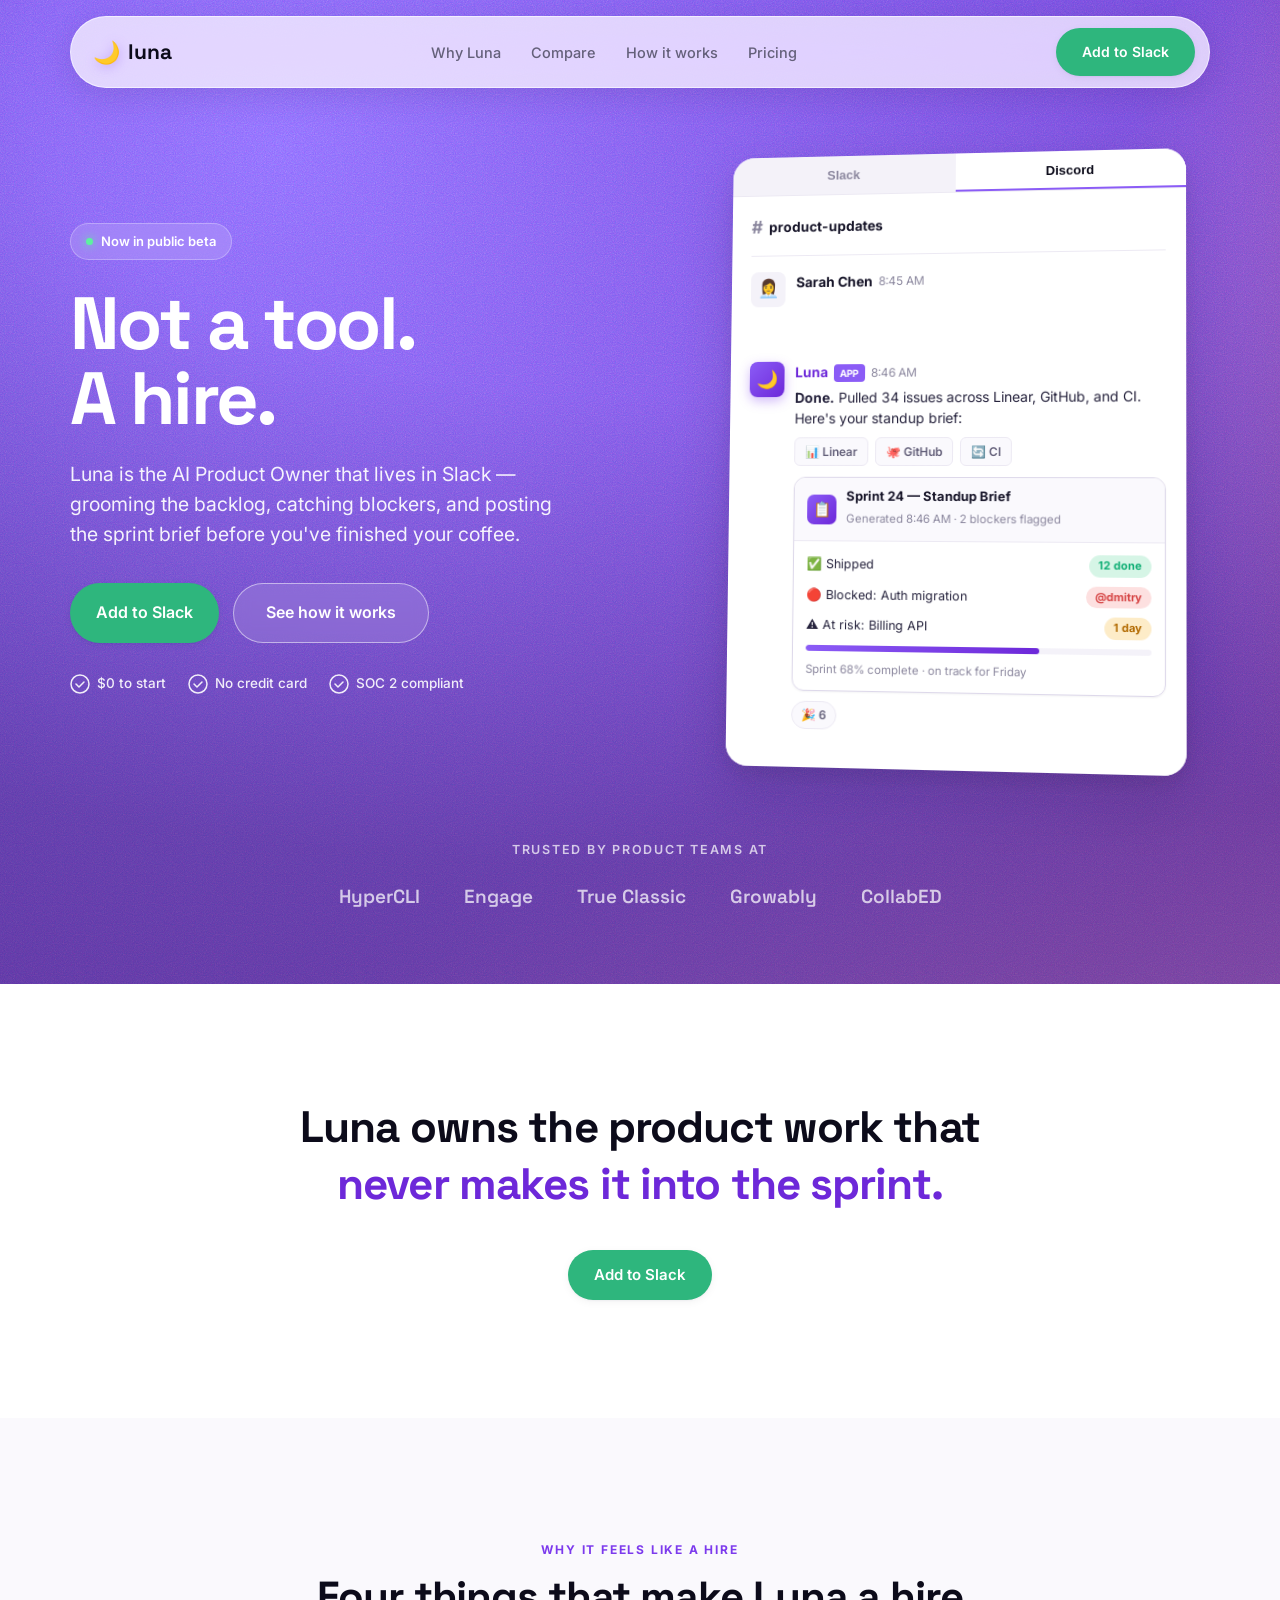
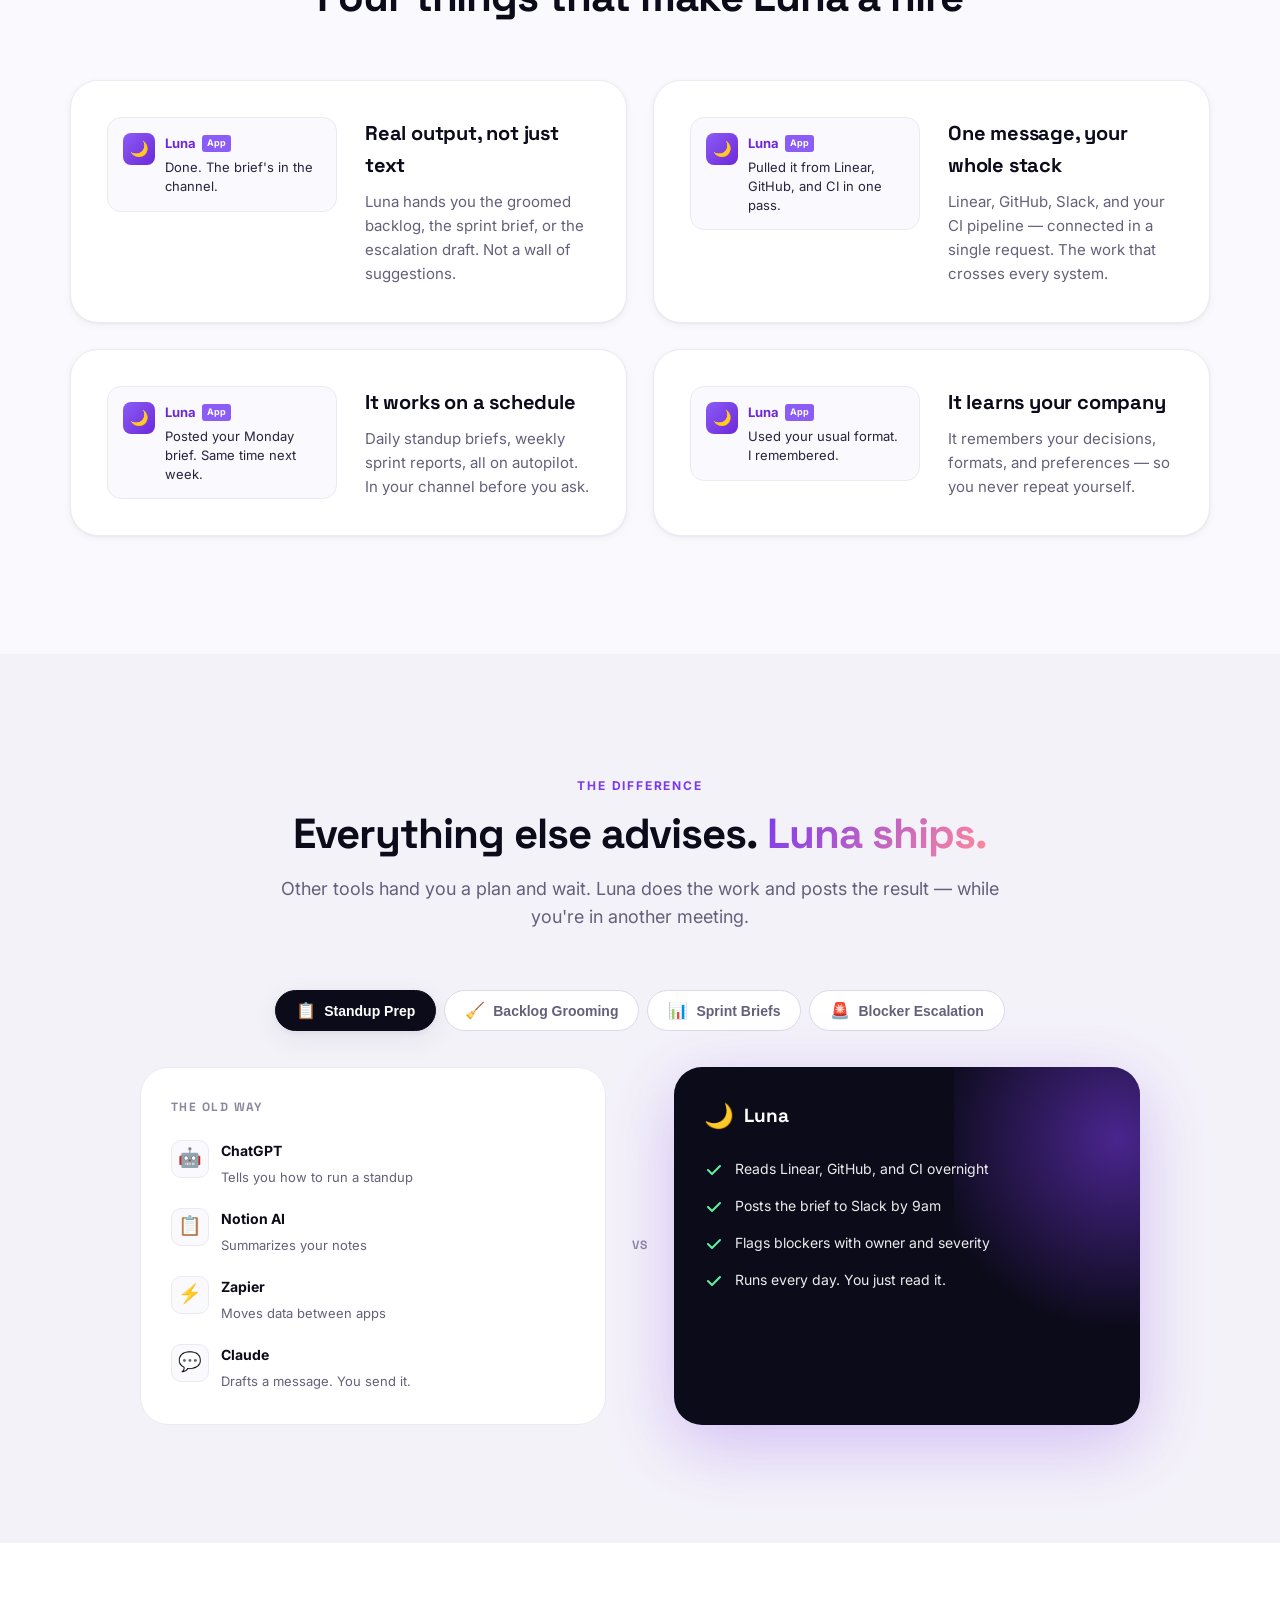
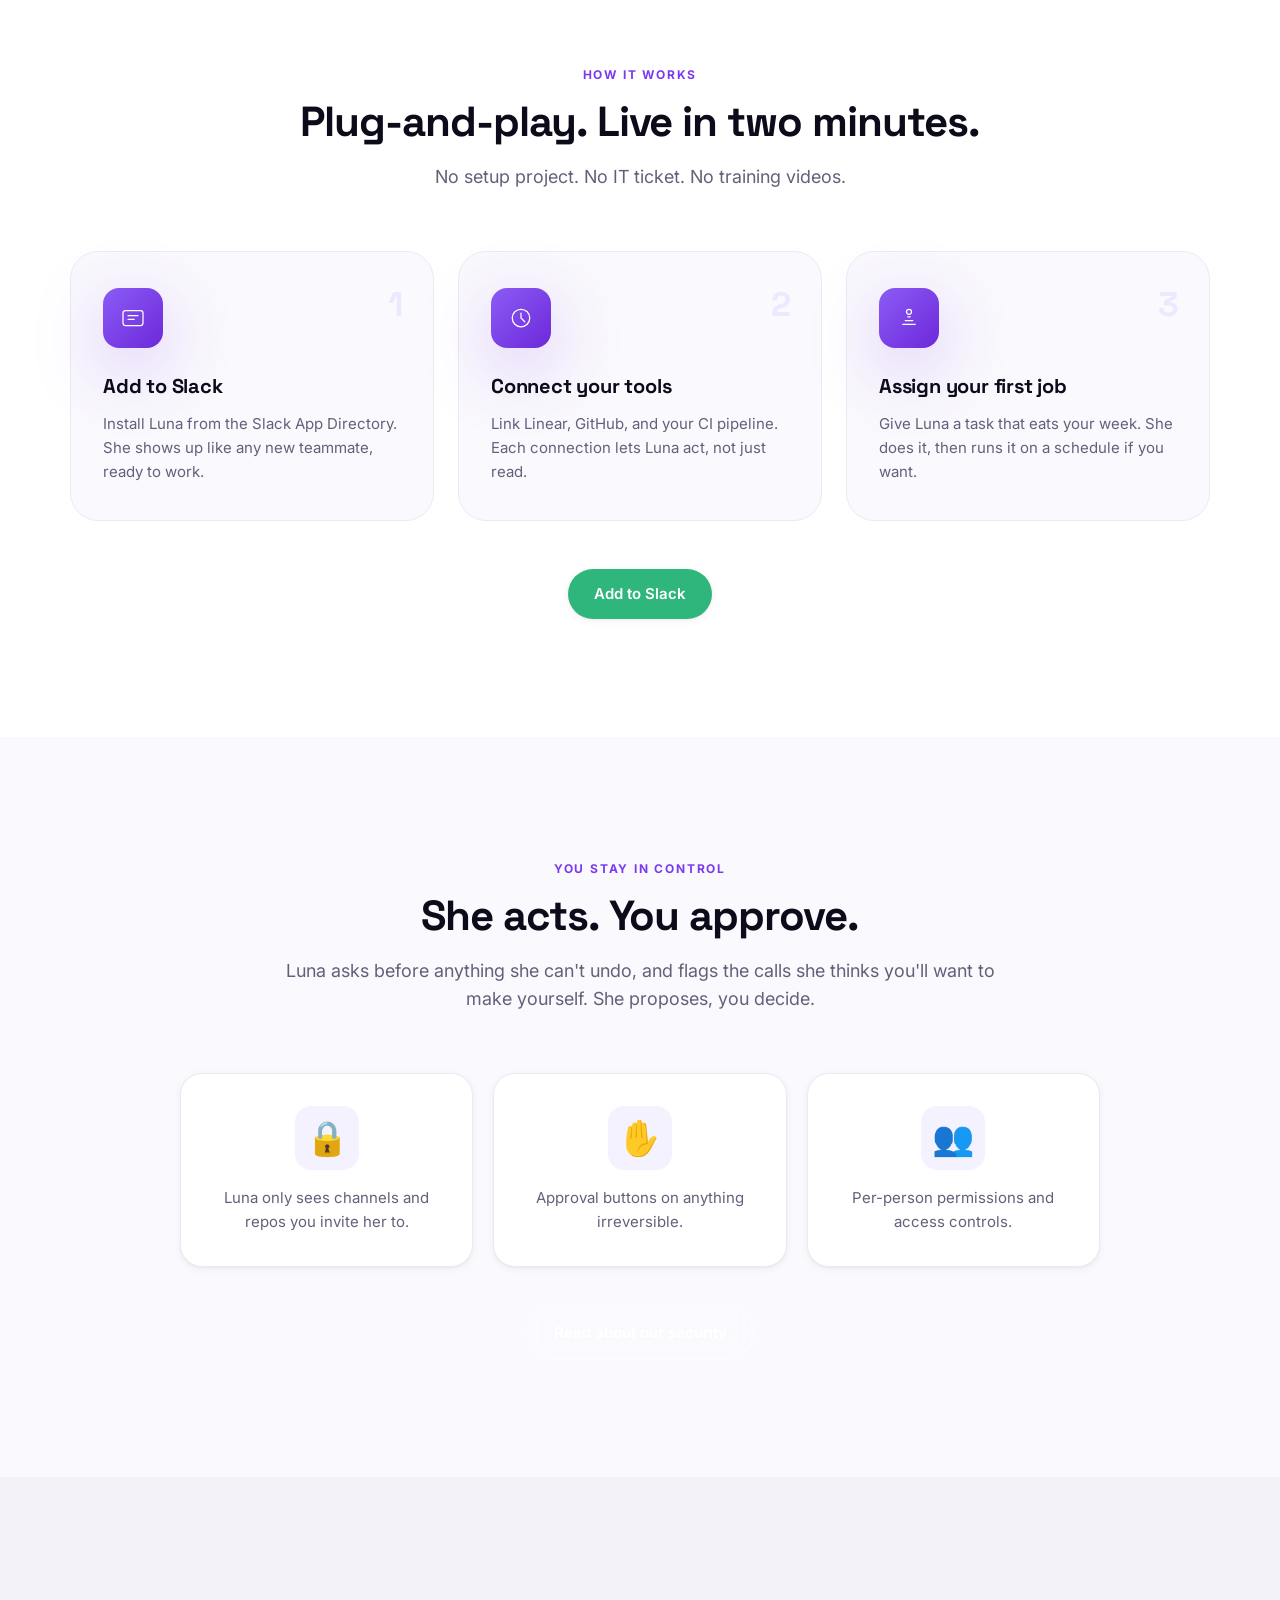
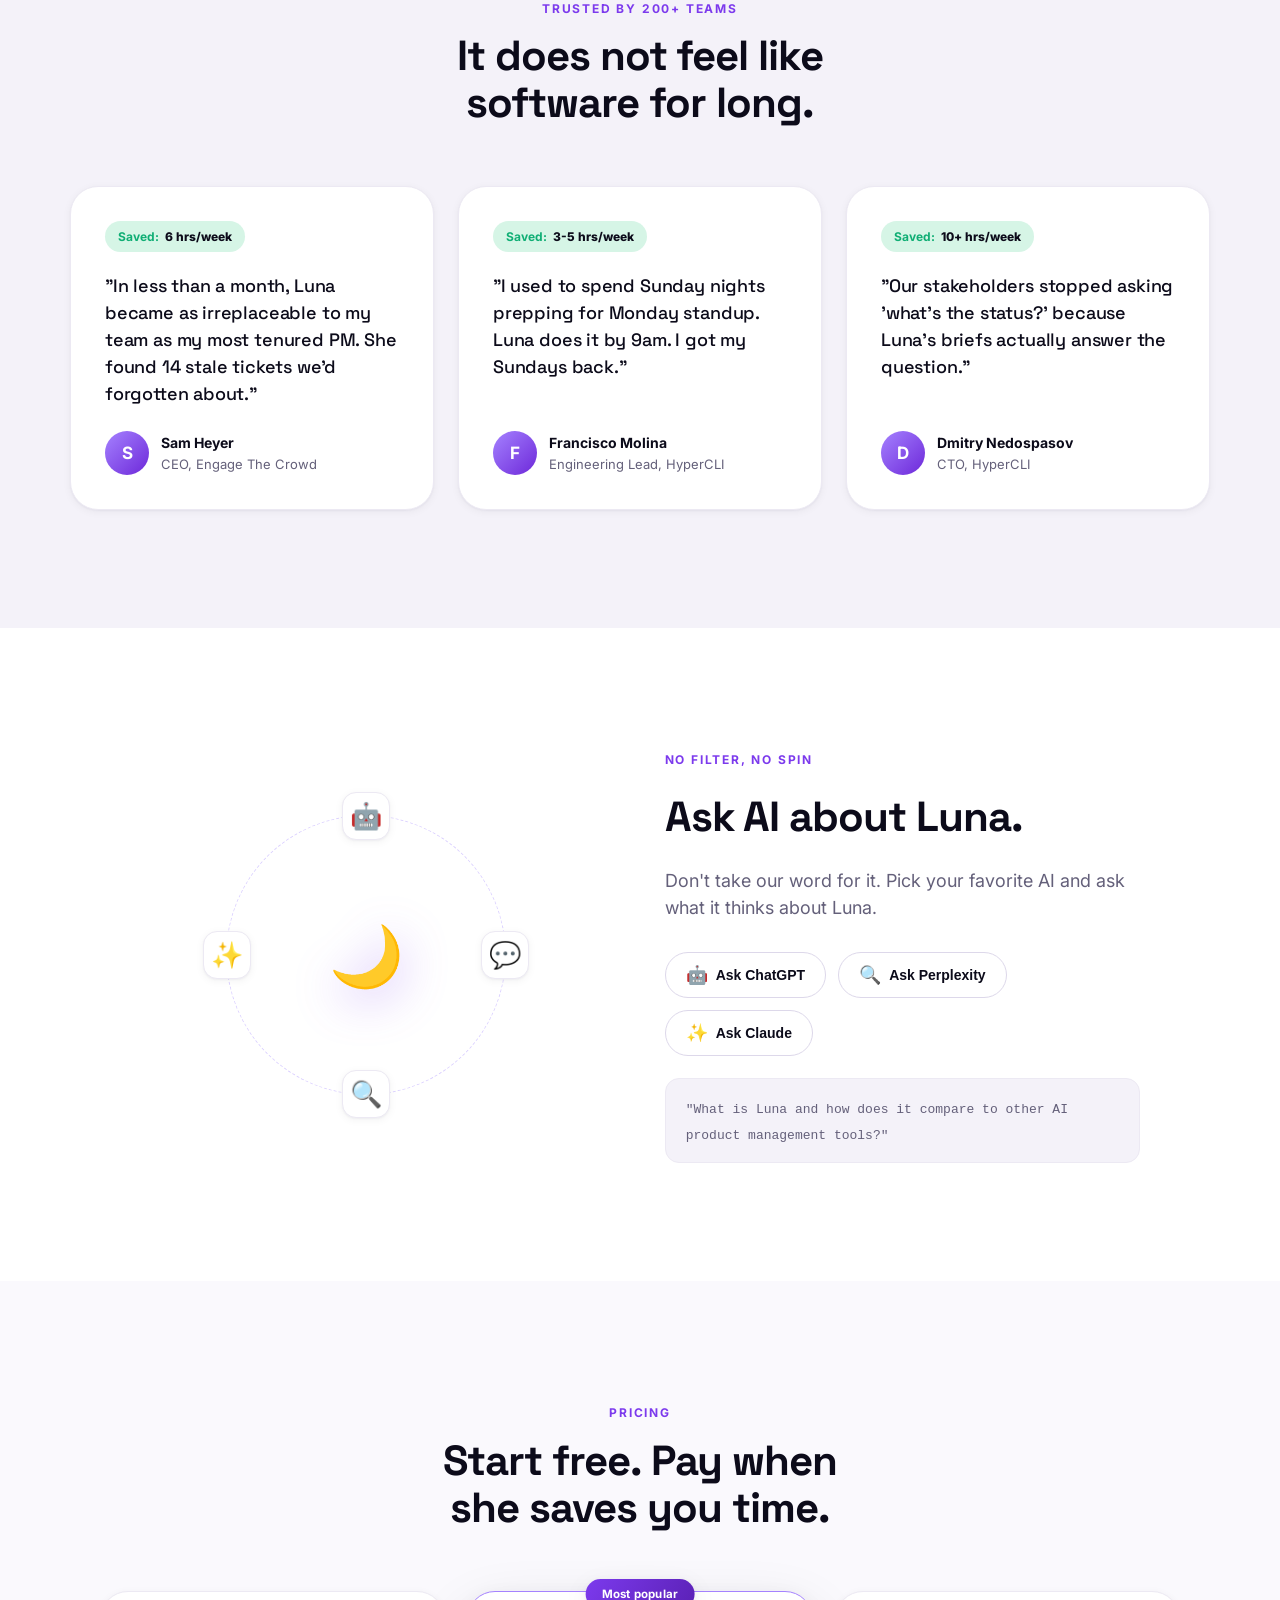
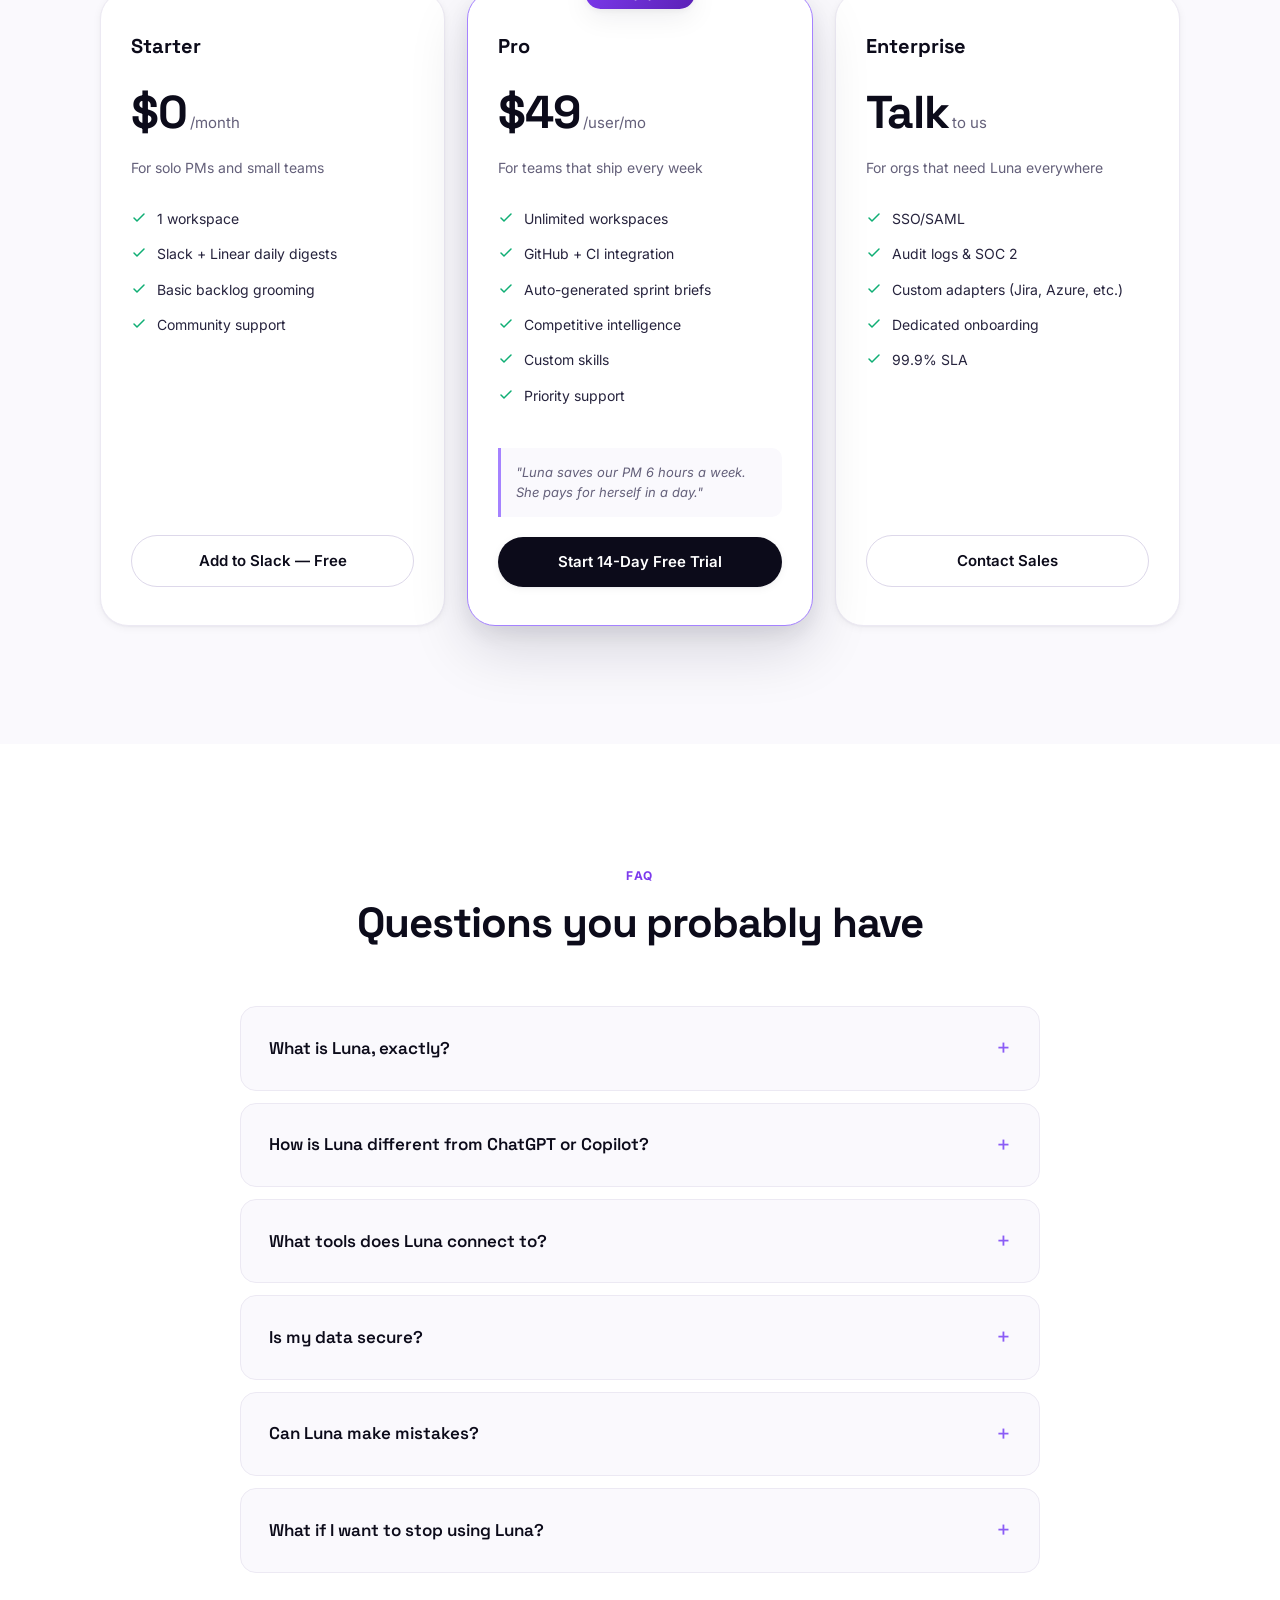
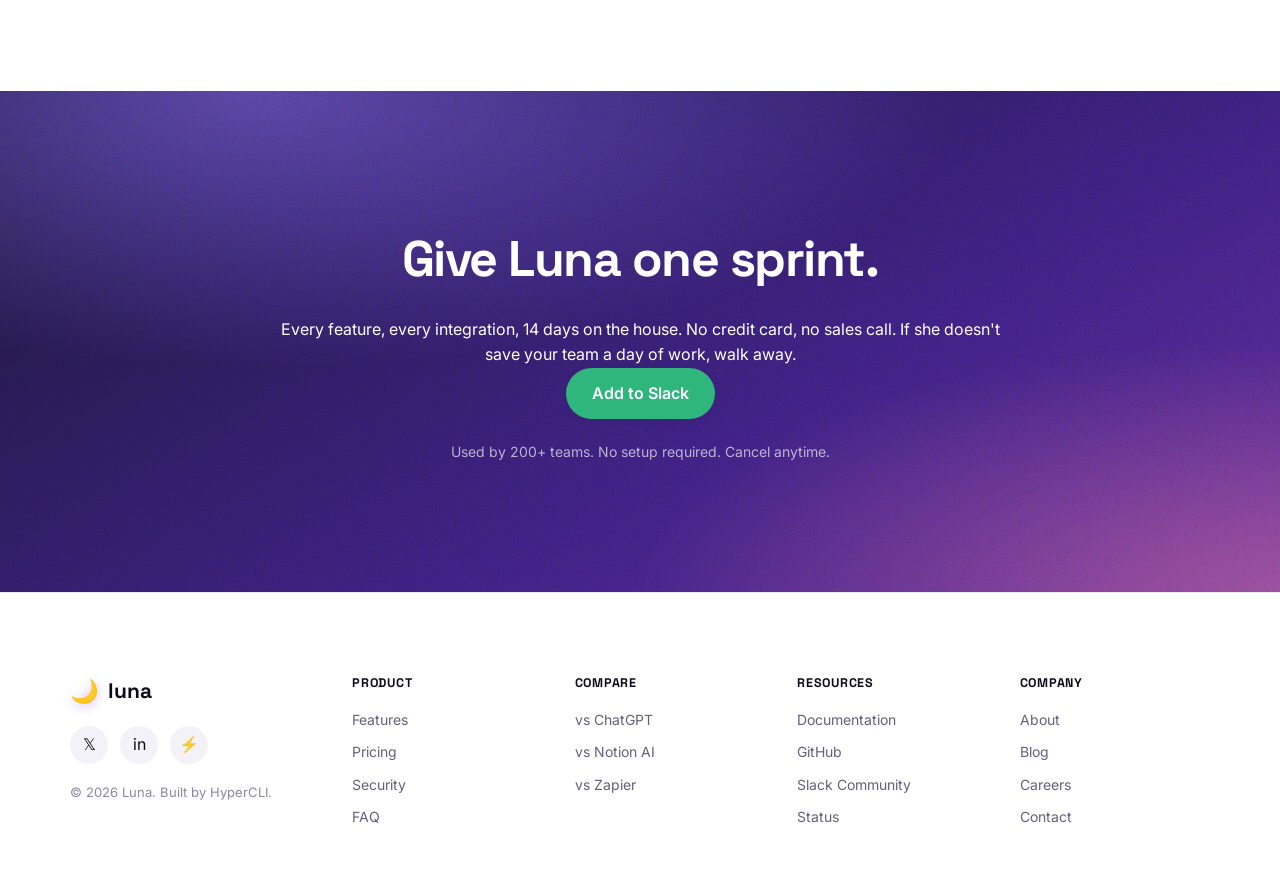
<file: index.html>
<!DOCTYPE html>
<html lang="en">
<head>
  <meta charset="UTF-8">
  <meta name="viewport" content="width=device-width, initial-scale=1.0">
  <title>Luna — The AI Product Owner for teams that ship</title>
  <meta name="description" content="Luna joins your standups, grooms your backlog, flags blockers before they kill sprints — and writes the briefs your stakeholders actually read.">
  <link rel="preconnect" href="https://fonts.googleapis.com">
  <link rel="preconnect" href="https://fonts.gstatic.com" crossorigin>
  <link href="https://fonts.googleapis.com/css2?family=Inter:wght@400;500;600;700;800&family=Space+Grotesk:wght@400;500;600;700&display=swap" rel="stylesheet">
  <link rel="stylesheet" href="style.css">
</head>
<body>
  <nav class="nav">
    <div class="nav-inner">
      <a href="#" class="logo"><span class="logo-icon">🌙</span><span class="logo-text">luna</span></a>
      <div class="nav-links">
        <a href="#features">Why Luna</a>
        <a href="#comparison">Compare</a>
        <a href="#how-it-works">How it works</a>
        <a href="#pricing">Pricing</a>
      </div>
      <a href="slack-oauth.html" class="btn btn-slack btn-small">Add to Slack</a>
    </div>
  </nav>

  <section class="hero">
    <div class="hero-inner">
      <div class="hero-content">
        <div class="hero-badge"><span class="dot"></span>Now in public beta</div>
        <h1 class="hero-title">Not a tool.<br>A hire.</h1>
        <p class="hero-subtitle">Luna is the AI Product Owner that lives in Slack — grooming the backlog, catching blockers, and posting the sprint brief before you've finished your coffee.</p>
        <div class="hero-ctas">
          <a href="slack-oauth.html" class="btn btn-slack btn-large">Add to Slack</a>
          <a href="#how-it-works" class="btn btn-secondary btn-large">See how it works</a>
        </div>
        <div class="hero-trust">
          <div class="trust-item"><svg width="20" height="20" viewBox="0 0 20 20" fill="none"><circle cx="10" cy="10" r="9" stroke="currentColor" stroke-width="1.5"/><path d="M6 10l3 3 5-5" stroke="currentColor" stroke-width="1.5" stroke-linecap="round" stroke-linejoin="round"/></svg><span>$0 to start</span></div>
          <div class="trust-item"><svg width="20" height="20" viewBox="0 0 20 20" fill="none"><circle cx="10" cy="10" r="9" stroke="currentColor" stroke-width="1.5"/><path d="M6 10l3 3 5-5" stroke="currentColor" stroke-width="1.5" stroke-linecap="round" stroke-linejoin="round"/></svg><span>No credit card</span></div>
          <div class="trust-item"><svg width="20" height="20" viewBox="0 0 20 20" fill="none"><circle cx="10" cy="10" r="9" stroke="currentColor" stroke-width="1.5"/><path d="M6 10l3 3 5-5" stroke="currentColor" stroke-width="1.5" stroke-linecap="round" stroke-linejoin="round"/></svg><span>SOC 2 compliant</span></div>
        </div>
      </div>
      <div class="hero-visual">
        <div class="slack-preview">
          <div class="slack-tabs">
            <button class="slack-tab" data-tab="slack">Slack</button>
            <button class="slack-tab active" data-tab="discord">Discord</button>
          </div>
          <div class="slack-window" id="slack-window">
            <div class="slack-channel-bar"><span class="slack-hash">#</span> product-updates</div>
            <div class="slack-message">
              <div class="slack-avatar">👩‍💼</div>
              <div class="slack-msg-content">
                <div class="slack-msg-header"><span class="slack-name">Sarah Chen</span><span class="slack-time">8:45 AM</span></div>
                <p>@Luna pull the sprint numbers and flag anything blocked</p>
              </div>
            </div>
            <div class="slack-message">
              <div class="slack-avatar luna">🌙</div>
              <div class="slack-msg-content">
                <div class="slack-msg-header"><span class="slack-name luna-name">Luna</span><span class="slack-app">APP</span><span class="slack-time">8:46 AM</span></div>
                <div class="slack-body">
                  <p><strong>Done.</strong> Pulled 34 issues across Linear, GitHub, and CI. Here's your standup brief:</p>
                  <div class="slack-apps">
                    <span class="app-badge">📊 Linear</span>
                    <span class="app-badge">🐙 GitHub</span>
                    <span class="app-badge">🔄 CI</span>
                  </div>
                  <div class="slack-artifact">
                    <div class="artifact-top">
                      <div class="artifact-ico">📋</div>
                      <div class="artifact-meta"><strong>Sprint 24 — Standup Brief</strong><span>Generated 8:46 AM · 2 blockers flagged</span></div>
                    </div>
                    <div class="artifact-body">
                      <div class="artifact-row">✅ Shipped<span class="artifact-pill pill-green">12 done</span></div>
                      <div class="artifact-row">🔴 Blocked: Auth migration<span class="artifact-pill pill-red">@dmitry</span></div>
                      <div class="artifact-row">⚠️ At risk: Billing API<span class="artifact-pill pill-amber">1 day</span></div>
                      <div class="artifact-bar"><i style="width:68%"></i></div>
                      <div class="artifact-row" style="color:var(--slate-400);font-size:11.5px">Sprint 68% complete · on track for Friday</div>
                    </div>
                  </div>
                  <span class="slack-react">🎉 6</span>
                </div>
              </div>
            </div>
          </div>
        </div>
      </div>
    </div>
    <div class="hero-logos">
      <p>Trusted by product teams at</p>
      <div class="logo-row">
        <span class="company-logo">HyperCLI</span>
        <span class="company-logo">Engage</span>
        <span class="company-logo">True Classic</span>
        <span class="company-logo">Growably</span>
        <span class="company-logo">CollabED</span>
      </div>
    </div>
  </section>

  <section class="problem">
    <div class="problem-inner">
      <h2 class="problem-title">Luna owns the product work that<span class="problem-carousel"><span class="carousel-item active">slips through the cracks.</span><span class="carousel-item">never makes it into the sprint.</span><span class="carousel-item">keeps you up on Sunday night.</span></span></h2>
      <a href="slack-oauth.html" class="btn btn-slack">Add to Slack</a>
    </div>
  </section>

  <section class="features" id="features">
    <div class="features-inner">
      <div class="section-header">
        <span class="section-eyebrow">Why it feels like a hire</span>
        <h2>Four things that make Luna a hire</h2>
      </div>
      <div class="features-grid">
        <div class="feature-card">
          <div class="feature-preview">
            <div class="mini-slack">
              <div class="mini-msg">
                <div class="mini-avatar luna">🌙</div>
                <div class="mini-content">
                  <div class="mini-header"><span class="mini-name">Luna</span><span class="mini-app">App</span></div>
                  <p>Done. The brief's in the channel.</p>
                </div>
              </div>
            </div>
          </div>
          <div class="feature-text">
            <h3>Real output, not just text</h3>
            <p>Luna hands you the groomed backlog, the sprint brief, or the escalation draft. Not a wall of suggestions.</p>
          </div>
        </div>
        <div class="feature-card">
          <div class="feature-preview">
            <div class="mini-slack">
              <div class="mini-msg">
                <div class="mini-avatar luna">🌙</div>
                <div class="mini-content">
                  <div class="mini-header"><span class="mini-name">Luna</span><span class="mini-app">App</span></div>
                  <p>Pulled it from Linear, GitHub, and CI in one pass.</p>
                </div>
              </div>
            </div>
          </div>
          <div class="feature-text">
            <h3>One message, your whole stack</h3>
            <p>Linear, GitHub, Slack, and your CI pipeline — connected in a single request. The work that crosses every system.</p>
          </div>
        </div>
        <div class="feature-card">
          <div class="feature-preview">
            <div class="mini-slack">
              <div class="mini-msg">
                <div class="mini-avatar luna">🌙</div>
                <div class="mini-content">
                  <div class="mini-header"><span class="mini-name">Luna</span><span class="mini-app">App</span></div>
                  <p>Posted your Monday brief. Same time next week.</p>
                </div>
              </div>
            </div>
          </div>
          <div class="feature-text">
            <h3>It works on a schedule</h3>
            <p>Daily standup briefs, weekly sprint reports, all on autopilot. In your channel before you ask.</p>
          </div>
        </div>
        <div class="feature-card">
          <div class="feature-preview">
            <div class="mini-slack">
              <div class="mini-msg">
                <div class="mini-avatar luna">🌙</div>
                <div class="mini-content">
                  <div class="mini-header"><span class="mini-name">Luna</span><span class="mini-app">App</span></div>
                  <p>Used your usual format. I remembered.</p>
                </div>
              </div>
            </div>
          </div>
          <div class="feature-text">
            <h3>It learns your company</h3>
            <p>It remembers your decisions, formats, and preferences — so you never repeat yourself.</p>
          </div>
        </div>
      </div>
    </div>
  </section>

  <section class="comparison" id="comparison">
    <div class="comparison-inner">
      <div class="section-header">
        <span class="section-eyebrow">The difference</span>
        <h2>Everything else advises. <span class="highlight">Luna ships.</span></h2>
        <p class="section-subtitle">Other tools hand you a plan and wait. Luna does the work and posts the result — while you're in another meeting.</p>
      </div>
      <div class="comparison-tabs">
        <button class="comp-tab active" data-tab="standup"><span class="tab-icon">📋</span>Standup Prep</button>
        <button class="comp-tab" data-tab="grooming"><span class="tab-icon">🧹</span>Backlog Grooming</button>
        <button class="comp-tab" data-tab="briefs"><span class="tab-icon">📊</span>Sprint Briefs</button>
        <button class="comp-tab" data-tab="escalation"><span class="tab-icon">🚨</span>Blocker Escalation</button>
      </div>
      <div class="comparison-content">
        <div class="comp-panel active" data-panel="standup">
          <div class="comp-col comp-them">
            <h4>The old way</h4>
            <div class="comp-item"><div class="comp-logo">🤖</div><div class="comp-desc"><strong>ChatGPT</strong><span>Tells you how to run a standup</span></div></div>
            <div class="comp-item"><div class="comp-logo">📋</div><div class="comp-desc"><strong>Notion AI</strong><span>Summarizes your notes</span></div></div>
            <div class="comp-item"><div class="comp-logo">⚡</div><div class="comp-desc"><strong>Zapier</strong><span>Moves data between apps</span></div></div>
            <div class="comp-item"><div class="comp-logo">💬</div><div class="comp-desc"><strong>Claude</strong><span>Drafts a message. You send it.</span></div></div>
          </div>
          <div class="comp-vs">VS</div>
          <div class="comp-col comp-us">
            <div class="comp-luna-header"><span class="luna-icon">🌙</span><strong>Luna</strong></div>
            <div class="comp-check"><svg width="20" height="20" viewBox="0 0 20 20" fill="none"><path d="M4 10l4 4 8-8" stroke="currentColor" stroke-width="2" stroke-linecap="round" stroke-linejoin="round"/></svg>Reads Linear, GitHub, and CI overnight</div>
            <div class="comp-check"><svg width="20" height="20" viewBox="0 0 20 20" fill="none"><path d="M4 10l4 4 8-8" stroke="currentColor" stroke-width="2" stroke-linecap="round" stroke-linejoin="round"/></svg>Posts the brief to Slack by 9am</div>
            <div class="comp-check"><svg width="20" height="20" viewBox="0 0 20 20" fill="none"><path d="M4 10l4 4 8-8" stroke="currentColor" stroke-width="2" stroke-linecap="round" stroke-linejoin="round"/></svg>Flags blockers with owner and severity</div>
            <div class="comp-check"><svg width="20" height="20" viewBox="0 0 20 20" fill="none"><path d="M4 10l4 4 8-8" stroke="currentColor" stroke-width="2" stroke-linecap="round" stroke-linejoin="round"/></svg>Runs every day. You just read it.</div>
          </div>
        </div>
        <div class="comp-panel" data-panel="grooming">
          <div class="comp-col comp-them">
            <h4>The old way</h4>
            <div class="comp-item"><div class="comp-logo">🤖</div><div class="comp-desc"><strong>ChatGPT</strong><span>Suggests how to prioritize</span></div></div>
            <div class="comp-item"><div class="comp-logo">📋</div><div class="comp-desc"><strong>Notion AI</strong><span>Organizes your docs</span></div></div>
            <div class="comp-item"><div class="comp-logo">⚡</div><div class="comp-desc"><strong>Zapier</strong><span>Auto-moves tickets</span></div></div>
            <div class="comp-item"><div class="comp-logo">💬</div><div class="comp-desc"><strong>Claude</strong><span>Writes descriptions</span></div></div>
          </div>
          <div class="comp-vs">VS</div>
          <div class="comp-col comp-us">
            <div class="comp-luna-header"><span class="luna-icon">🌙</span><strong>Luna</strong></div>
            <div class="comp-check"><svg width="20" height="20" viewBox="0 0 20 20" fill="none"><path d="M4 10l4 4 8-8" stroke="currentColor" stroke-width="2" stroke-linecap="round" stroke-linejoin="round"/></svg>RICE-scores every ticket daily</div>
            <div class="comp-check"><svg width="20" height="20" viewBox="0 0 20 20" fill="none"><path d="M4 10l4 4 8-8" stroke="currentColor" stroke-width="2" stroke-linecap="round" stroke-linejoin="round"/></svg>Flags stale tickets in 4 hours</div>
            <div class="comp-check"><svg width="20" height="20" viewBox="0 0 20 20" fill="none"><path d="M4 10l4 4 8-8" stroke="currentColor" stroke-width="2" stroke-linecap="round" stroke-linejoin="round"/></svg>Writes missing acceptance criteria</div>
            <div class="comp-check"><svg width="20" height="20" viewBox="0 0 20 20" fill="none"><path d="M4 10l4 4 8-8" stroke="currentColor" stroke-width="2" stroke-linecap="round" stroke-linejoin="round"/></svg>You review suggestions in 10 min</div>
          </div>
        </div>
        <div class="comp-panel" data-panel="briefs">
          <div class="comp-col comp-them">
            <h4>The old way</h4>
            <div class="comp-item"><div class="comp-logo">🤖</div><div class="comp-desc"><strong>ChatGPT</strong><span>Outlines what to include</span></div></div>
            <div class="comp-item"><div class="comp-logo">📋</div><div class="comp-desc"><strong>Notion AI</strong><span>Summarizes your wiki</span></div></div>
            <div class="comp-item"><div class="comp-logo">⚡</div><div class="comp-desc"><strong>Zapier</strong><span>Triggers a template</span></div></div>
            <div class="comp-item"><div class="comp-logo">💬</div><div class="comp-desc"><strong>Claude</strong><span>Drafts paragraphs</span></div></div>
          </div>
          <div class="comp-vs">VS</div>
          <div class="comp-col comp-us">
            <div class="comp-luna-header"><span class="luna-icon">🌙</span><strong>Luna</strong></div>
            <div class="comp-check"><svg width="20" height="20" viewBox="0 0 20 20" fill="none"><path d="M4 10l4 4 8-8" stroke="currentColor" stroke-width="2" stroke-linecap="round" stroke-linejoin="round"/></svg>Auto-generates the full PDF brief</div>
            <div class="comp-check"><svg width="20" height="20" viewBox="0 0 20 20" fill="none"><path d="M4 10l4 4 8-8" stroke="currentColor" stroke-width="2" stroke-linecap="round" stroke-linejoin="round"/></svg>Includes velocity, risk, and narrative</div>
            <div class="comp-check"><svg width="20" height="20" viewBox="0 0 20 20" fill="none"><path d="M4 10l4 4 8-8" stroke="currentColor" stroke-width="2" stroke-linecap="round" stroke-linejoin="round"/></svg>Posts to Slack for stakeholders</div>
            <div class="comp-check"><svg width="20" height="20" viewBox="0 0 20 20" fill="none"><path d="M4 10l4 4 8-8" stroke="currentColor" stroke-width="2" stroke-linecap="round" stroke-linejoin="round"/></svg>Stakeholders actually read them</div>
          </div>
        </div>
        <div class="comp-panel" data-panel="escalation">
          <div class="comp-col comp-them">
            <h4>The old way</h4>
            <div class="comp-item"><div class="comp-logo">🤖</div><div class="comp-desc"><strong>ChatGPT</strong><span>Suggests escalation steps</span></div></div>
            <div class="comp-item"><div class="comp-logo">📋</div><div class="comp-desc"><strong>Notion AI</strong><span>Documents the issue</span></div></div>
            <div class="comp-item"><div class="comp-logo">⚡</div><div class="comp-desc"><strong>Zapier</strong><span>Sends a notification</span></div></div>
            <div class="comp-item"><div class="comp-logo">💬</div><div class="comp-desc"><strong>Claude</strong><span>Drafts the message</span></div></div>
          </div>
          <div class="comp-vs">VS</div>
          <div class="comp-col comp-us">
            <div class="comp-luna-header"><span class="luna-icon">🌙</span><strong>Luna</strong></div>
            <div class="comp-check"><svg width="20" height="20" viewBox="0 0 20 20" fill="none"><path d="M4 10l4 4 8-8" stroke="currentColor" stroke-width="2" stroke-linecap="round" stroke-linejoin="round"/></svg>Detects stalled work in 4 hours</div>
            <div class="comp-check"><svg width="20" height="20" viewBox="0 0 20 20" fill="none"><path d="M4 10l4 4 8-8" stroke="currentColor" stroke-width="2" stroke-linecap="round" stroke-linejoin="round"/></svg>Nudges the owner automatically</div>
            <div class="comp-check"><svg width="20" height="20" viewBox="0 0 20 20" fill="none"><path d="M4 10l4 4 8-8" stroke="currentColor" stroke-width="2" stroke-linecap="round" stroke-linejoin="round"/></svg>Drafts escalation with context</div>
            <div class="comp-check"><svg width="20" height="20" viewBox="0 0 20 20" fill="none"><path d="M4 10l4 4 8-8" stroke="currentColor" stroke-width="2" stroke-linecap="round" stroke-linejoin="round"/></svg>You just approve and send</div>
          </div>
        </div>
      </div>
    </div>
  </section>

  <section class="how-it-works" id="how-it-works">
    <div class="how-inner">
      <div class="section-header">
        <span class="section-eyebrow">How it works</span>
        <h2>Plug-and-play. Live in two minutes.</h2>
        <p class="section-subtitle">No setup project. No IT ticket. No training videos.</p>
      </div>
      <div class="steps">
        <div class="step">
          <div class="step-icon"><svg width="48" height="48" viewBox="0 0 48 48" fill="none"><rect x="8" y="12" width="32" height="24" rx="4" stroke="currentColor" stroke-width="2"/><path d="M16 20h16M16 26h10" stroke="currentColor" stroke-width="2" stroke-linecap="round"/></svg></div>
          <h3>Add to Slack</h3>
          <p>Install Luna from the Slack App Directory. She shows up like any new teammate, ready to work.</p>
        </div>
        <div class="step">
          <div class="step-icon"><svg width="48" height="48" viewBox="0 0 48 48" fill="none"><circle cx="24" cy="24" r="14" stroke="currentColor" stroke-width="2"/><path d="M24 16v8l6 6" stroke="currentColor" stroke-width="2" stroke-linecap="round"/></svg></div>
          <h3>Connect your tools</h3>
          <p>Link Linear, GitHub, and your CI pipeline. Each connection lets Luna act, not just read.</p>
        </div>
        <div class="step">
          <div class="step-icon"><svg width="48" height="48" viewBox="0 0 48 48" fill="none"><path d="M14 34h20M18 28h12M22 22h4" stroke="currentColor" stroke-width="2" stroke-linecap="round"/><circle cx="24" cy="14" r="4" stroke="currentColor" stroke-width="2"/></svg></div>
          <h3>Assign your first job</h3>
          <p>Give Luna a task that eats your week. She does it, then runs it on a schedule if you want.</p>
        </div>
      </div>
      <div class="how-cta"><a href="slack-oauth.html" class="btn btn-slack">Add to Slack</a></div>
    </div>
  </section>

  <section class="control">
    <div class="control-inner">
      <div class="section-header">
        <span class="section-eyebrow">You stay in control</span>
        <h2>She acts. You approve.</h2>
        <p class="section-subtitle">Luna asks before anything she can't undo, and flags the calls she thinks you'll want to make yourself. She proposes, you decide.</p>
      </div>
      <div class="control-grid">
        <div class="control-item"><div class="control-icon">🔒</div><p>Luna only sees channels and repos you invite her to.</p></div>
        <div class="control-item"><div class="control-icon">✋</div><p>Approval buttons on anything irreversible.</p></div>
        <div class="control-item"><div class="control-icon">👥</div><p>Per-person permissions and access controls.</p></div>
      </div>
      <a href="#" class="btn btn-secondary">Read about our security</a>
    </div>
  </section>

  <section class="testimonials">
    <div class="testimonials-inner">
      <div class="section-header">
        <span class="section-eyebrow">Trusted by 200+ teams</span>
        <h2>It does not feel like software for long.</h2>
      </div>
      <div class="testimonials-grid">
        <div class="testimonial">
          <div class="testimonial-badge"><span class="saved-label">Saved:</span><span class="saved-time">6 hrs/week</span></div>
          <blockquote>"In less than a month, Luna became as irreplaceable to my team as my most tenured PM. She found 14 stale tickets we'd forgotten about."</blockquote>
          <div class="testimonial-author"><div class="author-avatar">S</div><div class="author-info"><p class="author-name">Sam Heyer</p><p class="author-role">CEO, Engage The Crowd</p></div></div>
        </div>
        <div class="testimonial">
          <div class="testimonial-badge"><span class="saved-label">Saved:</span><span class="saved-time">3-5 hrs/week</span></div>
          <blockquote>"I used to spend Sunday nights prepping for Monday standup. Luna does it by 9am. I got my Sundays back."</blockquote>
          <div class="testimonial-author"><div class="author-avatar">F</div><div class="author-info"><p class="author-name">Francisco Molina</p><p class="author-role">Engineering Lead, HyperCLI</p></div></div>
        </div>
        <div class="testimonial">
          <div class="testimonial-badge"><span class="saved-label">Saved:</span><span class="saved-time">10+ hrs/week</span></div>
          <blockquote>"Our stakeholders stopped asking 'what's the status?' because Luna's briefs actually answer the question."</blockquote>
          <div class="testimonial-author"><div class="author-avatar">D</div><div class="author-info"><p class="author-name">Dmitry Nedospasov</p><p class="author-role">CTO, HyperCLI</p></div></div>
        </div>
      </div>
    </div>
  </section>

  <section class="ask-ai">
    <div class="ask-ai-inner">
      <div class="ask-ai-visual">
        <div class="ai-orbit">
          <div class="orbit-center">🌙</div>
          <div class="orbit-ring ring-1">
            <span class="orbit-icon">🤖</span><span class="orbit-icon">💬</span><span class="orbit-icon">🔍</span><span class="orbit-icon">✨</span>
          </div>
        </div>
      </div>
      <div class="ask-ai-content">
        <span class="section-eyebrow">No filter, no spin</span>
        <h2>Ask AI about Luna.</h2>
        <p>Don't take our word for it. Pick your favorite AI and ask what it thinks about Luna.</p>
        <div class="ask-ai-buttons">
          <button class="ai-btn"><span class="ai-icon">🤖</span>Ask ChatGPT</button>
          <button class="ai-btn"><span class="ai-icon">🔍</span>Ask Perplexity</button>
          <button class="ai-btn"><span class="ai-icon">✨</span>Ask Claude</button>
        </div>
        <div class="ask-ai-prompt"><code>"What is Luna and how does it compare to other AI product management tools?"</code></div>
      </div>
    </div>
  </section>

  <section class="pricing" id="pricing">
    <div class="pricing-inner">
      <div class="section-header">
        <span class="section-eyebrow">Pricing</span>
        <h2>Start free. Pay when she saves you time.</h2>
      </div>
      <div class="pricing-grid">
        <div class="pricing-card">
          <div class="pricing-header">
            <h3>Starter</h3>
            <div class="pricing-price"><span class="price">$0</span><span class="period">/month</span></div>
            <p>For solo PMs and small teams</p>
          </div>
          <ul class="pricing-features">
            <li><svg width="16" height="16" viewBox="0 0 16 16" fill="none"><path d="M3 8l3 3 7-7" stroke="currentColor" stroke-width="1.5" stroke-linecap="round" stroke-linejoin="round"/></svg>1 workspace</li>
            <li><svg width="16" height="16" viewBox="0 0 16 16" fill="none"><path d="M3 8l3 3 7-7" stroke="currentColor" stroke-width="1.5" stroke-linecap="round" stroke-linejoin="round"/></svg>Slack + Linear daily digests</li>
            <li><svg width="16" height="16" viewBox="0 0 16 16" fill="none"><path d="M3 8l3 3 7-7" stroke="currentColor" stroke-width="1.5" stroke-linecap="round" stroke-linejoin="round"/></svg>Basic backlog grooming</li>
            <li><svg width="16" height="16" viewBox="0 0 16 16" fill="none"><path d="M3 8l3 3 7-7" stroke="currentColor" stroke-width="1.5" stroke-linecap="round" stroke-linejoin="round"/></svg>Community support</li>
          </ul>
          <a href="slack-oauth.html" class="btn btn-outline">Add to Slack — Free</a>
        </div>
        <div class="pricing-card featured">
          <div class="pricing-badge">Most popular</div>
          <div class="pricing-header">
            <h3>Pro</h3>
            <div class="pricing-price"><span class="price">$49</span><span class="period">/user/mo</span></div>
            <p>For teams that ship every week</p>
          </div>
          <ul class="pricing-features">
            <li><svg width="16" height="16" viewBox="0 0 16 16" fill="none"><path d="M3 8l3 3 7-7" stroke="currentColor" stroke-width="1.5" stroke-linecap="round" stroke-linejoin="round"/></svg>Unlimited workspaces</li>
            <li><svg width="16" height="16" viewBox="0 0 16 16" fill="none"><path d="M3 8l3 3 7-7" stroke="currentColor" stroke-width="1.5" stroke-linecap="round" stroke-linejoin="round"/></svg>GitHub + CI integration</li>
            <li><svg width="16" height="16" viewBox="0 0 16 16" fill="none"><path d="M3 8l3 3 7-7" stroke="currentColor" stroke-width="1.5" stroke-linecap="round" stroke-linejoin="round"/></svg>Auto-generated sprint briefs</li>
            <li><svg width="16" height="16" viewBox="0 0 16 16" fill="none"><path d="M3 8l3 3 7-7" stroke="currentColor" stroke-width="1.5" stroke-linecap="round" stroke-linejoin="round"/></svg>Competitive intelligence</li>
            <li><svg width="16" height="16" viewBox="0 0 16 16" fill="none"><path d="M3 8l3 3 7-7" stroke="currentColor" stroke-width="1.5" stroke-linecap="round" stroke-linejoin="round"/></svg>Custom skills</li>
            <li><svg width="16" height="16" viewBox="0 0 16 16" fill="none"><path d="M3 8l3 3 7-7" stroke="currentColor" stroke-width="1.5" stroke-linecap="round" stroke-linejoin="round"/></svg>Priority support</li>
          </ul>
          <div class="pricing-quote">"Luna saves our PM 6 hours a week. She pays for herself in a day."</div>
          <a href="#" class="btn btn-primary">Start 14-Day Free Trial</a>
        </div>
        <div class="pricing-card">
          <div class="pricing-header">
            <h3>Enterprise</h3>
            <div class="pricing-price"><span class="price">Talk</span><span class="period">to us</span></div>
            <p>For orgs that need Luna everywhere</p>
          </div>
          <ul class="pricing-features">
            <li><svg width="16" height="16" viewBox="0 0 16 16" fill="none"><path d="M3 8l3 3 7-7" stroke="currentColor" stroke-width="1.5" stroke-linecap="round" stroke-linejoin="round"/></svg>SSO/SAML</li>
            <li><svg width="16" height="16" viewBox="0 0 16 16" fill="none"><path d="M3 8l3 3 7-7" stroke="currentColor" stroke-width="1.5" stroke-linecap="round" stroke-linejoin="round"/></svg>Audit logs & SOC 2</li>
            <li><svg width="16" height="16" viewBox="0 0 16 16" fill="none"><path d="M3 8l3 3 7-7" stroke="currentColor" stroke-width="1.5" stroke-linecap="round" stroke-linejoin="round"/></svg>Custom adapters (Jira, Azure, etc.)</li>
            <li><svg width="16" height="16" viewBox="0 0 16 16" fill="none"><path d="M3 8l3 3 7-7" stroke="currentColor" stroke-width="1.5" stroke-linecap="round" stroke-linejoin="round"/></svg>Dedicated onboarding</li>
            <li><svg width="16" height="16" viewBox="0 0 16 16" fill="none"><path d="M3 8l3 3 7-7" stroke="currentColor" stroke-width="1.5" stroke-linecap="round" stroke-linejoin="round"/></svg>99.9% SLA</li>
          </ul>
          <a href="#" class="btn btn-outline">Contact Sales</a>
        </div>
      </div>
    </div>
  </section>

  <section class="faq">
    <div class="faq-inner">
      <div class="section-header">
        <span class="section-eyebrow">FAQ</span>
        <h2>Questions you probably have</h2>
      </div>
      <div class="faq-list">
        <details class="faq-item">
          <summary>What is Luna, exactly?</summary>
          <p>Luna is an AI Product Owner that lives in Slack. She reads your Linear backlog, watches your GitHub repos, and posts daily briefs with what's blocked, what's ready, and what needs your attention. She also grooms your backlog, writes sprint briefs, and escalates blockers.</p>
        </details>
        <details class="faq-item">
          <summary>How is Luna different from ChatGPT or Copilot?</summary>
          <p>ChatGPT answers questions. Luna does the work. She doesn't just tell you what's blocked — she posts it to Slack, suggests fixes, drafts escalation messages, and tracks until it's resolved. She doesn't summarize your meetings — she prevents the problems that make meetings necessary.</p>
        </details>
        <details class="faq-item">
          <summary>What tools does Luna connect to?</summary>
          <p>Linear, Slack, and GitHub out of the box. Jira, Asana, Monday.com, and Azure DevOps on Pro and Enterprise. If your tool isn't supported, we build custom adapters.</p>
        </details>
        <details class="faq-item">
          <summary>Is my data secure?</summary>
          <p>Yes. Luna only reads the channels and repos you give her access to. Your data is encrypted in transit and at rest. We don't train on your data. SOC 2 Type II certified.</p>
        </details>
        <details class="faq-item">
          <summary>Can Luna make mistakes?</summary>
          <p>Luna is capable, not infallible. She double-checks her work and asks for confirmation before high-stakes actions like moving tickets to Done or escalating to executives. You stay in control.</p>
        </details>
        <details class="faq-item">
          <summary>What if I want to stop using Luna?</summary>
          <p>Remove her from Slack. That's it. No lock-in, no data hostage. Your backlog stays in Linear, your repos stay in GitHub. Luna just stops posting.</p>
        </details>
      </div>
    </div>
  </section>

  <section class="cta" id="cta">
    <div class="cta-inner">
      <h2>Give Luna one sprint.</h2>
      <p>Every feature, every integration, 14 days on the house. No credit card, no sales call. If she doesn't save your team a day of work, walk away.</p>
      <a href="slack-oauth.html" class="btn btn-slack btn-large">Add to Slack</a>
      <p class="cta-note">Used by 200+ teams. No setup required. Cancel anytime.</p>
    </div>
  </section>

  <footer class="footer">
    <div class="footer-inner">
      <div class="footer-left">
        <div class="footer-brand"><span class="logo-icon">🌙</span><span>luna</span></div>
        <div class="footer-social">
          <a href="#" aria-label="Twitter">𝕏</a>
          <a href="#" aria-label="LinkedIn">in</a>
          <a href="#" aria-label="GitHub">⚡</a>
        </div>
        <p class="footer-copy">© 2026 Luna. Built by HyperCLI.</p>
      </div>
      <div class="footer-links">
        <div class="footer-col">
          <h4>Product</h4>
          <a href="#features">Features</a>
          <a href="#pricing">Pricing</a>
          <a href="#">Security</a>
          <a href="#faq">FAQ</a>
        </div>
        <div class="footer-col">
          <h4>Compare</h4>
          <a href="#">vs ChatGPT</a>
          <a href="#">vs Notion AI</a>
          <a href="#">vs Zapier</a>
        </div>
        <div class="footer-col">
          <h4>Resources</h4>
          <a href="#">Documentation</a>
          <a href="#">GitHub</a>
          <a href="#">Slack Community</a>
          <a href="#">Status</a>
        </div>
        <div class="footer-col">
          <h4>Company</h4>
          <a href="#">About</a>
          <a href="#">Blog</a>
          <a href="#">Careers</a>
          <a href="#">Contact</a>
        </div>
      </div>
    </div>
  </footer>

  <script>
    // Animated headline carousel
    const items = document.querySelectorAll('.carousel-item');
    let current = 0;
    setInterval(() => {
      items[current].classList.remove('active');
      current = (current + 1) % items.length;
      items[current].classList.add('active');
    }, 2800);

    // Comparison tabs
    document.querySelectorAll('.comp-tab').forEach(tab => {
      tab.addEventListener('click', () => {
        const target = tab.dataset.tab;
        document.querySelectorAll('.comp-tab').forEach(t => t.classList.remove('active'));
        tab.classList.add('active');
        document.querySelectorAll('.comp-panel').forEach(p => {
          p.classList.toggle('active', p.dataset.panel === target);
        });
      });
    });

    // Hero mockup Slack/Discord tab toggle
    document.querySelectorAll('.slack-tab').forEach(tab => {
      tab.addEventListener('click', () => {
        document.querySelectorAll('.slack-tab').forEach(t => t.classList.remove('active'));
        tab.classList.add('active');
      });
    });

    // Scroll reveal — applied to below-the-fold elements
    const revealTargets = document.querySelectorAll(
      '.problem-inner, .section-header, .feature-card, .step, .control-item, ' +
      '.testimonial, .pricing-card, .faq-item, .ask-ai-visual, .ask-ai-content, .cta-inner'
    );
    revealTargets.forEach(el => el.classList.add('reveal'));
    // stagger siblings inside grids
    document.querySelectorAll('.features-grid, .steps, .control-grid, .testimonials-grid, .pricing-grid').forEach(grid => {
      [...grid.children].forEach((child, i) => child.setAttribute('data-d', String(Math.min(i, 3))));
    });

    if ('IntersectionObserver' in window) {
      const io = new IntersectionObserver((entries) => {
        entries.forEach(e => {
          if (e.isIntersecting) { e.target.classList.add('in'); io.unobserve(e.target); }
        });
      }, { threshold: 0.12, rootMargin: '0px 0px -8% 0px' });
      revealTargets.forEach(el => io.observe(el));
    } else {
      revealTargets.forEach(el => el.classList.add('in'));
    }
  </script>
</body>
</html>
</file>
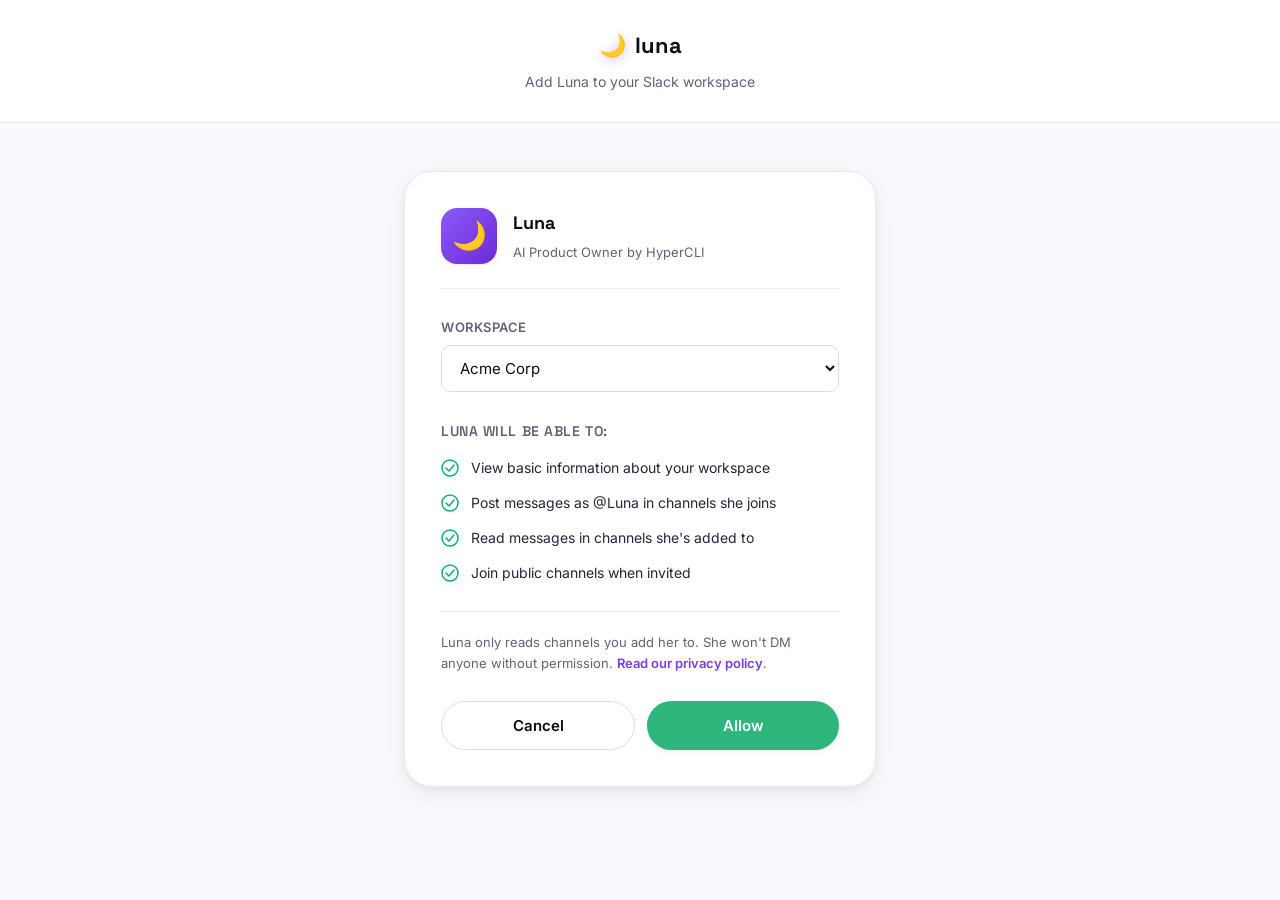
<file: slack-oauth.html>
<!DOCTYPE html>
<html lang="en">
<head>
  <meta charset="UTF-8">
  <meta name="viewport" content="width=device-width, initial-scale=1.0">
  <title>Add Luna to Slack — Luna</title>
  <meta name="description" content="Install Luna, the AI Product Owner, into your Slack workspace.">
  <link rel="preconnect" href="https://fonts.googleapis.com">
  <link rel="preconnect" href="https://fonts.gstatic.com" crossorigin>
  <link href="https://fonts.googleapis.com/css2?family=Inter:wght@400;500;600;700;800&family=Space+Grotesk:wght@400;500;600;700&display=swap" rel="stylesheet">
  <link rel="stylesheet" href="style.css">
  <style>
    .oauth-page{min-height:100vh;display:flex;flex-direction:column;background:var(--surface-2)}
    .oauth-header{padding:28px 24px;text-align:center;border-bottom:1px solid var(--line);background:#fff}
    .oauth-header .logo{display:inline-flex;align-items:center;gap:10px;font-family:var(--font-display);font-weight:700;font-size:22px;margin-bottom:8px}
    .oauth-header p{color:var(--slate-500);font-size:14px}
    .oauth-card{max-width:520px;width:100%;margin:48px auto;padding:0 24px}
    .oauth-box{background:#fff;border:1px solid var(--line);border-radius:var(--r-xl);padding:36px;box-shadow:var(--sh-md)}
    .oauth-app{display:flex;align-items:center;gap:16px;margin-bottom:28px;padding-bottom:24px;border-bottom:1px solid var(--line)}
    .app-icon{width:56px;height:56px;border-radius:16px;background:linear-gradient(135deg,var(--violet-500),var(--violet-700));display:flex;align-items:center;justify-content:center;font-size:28px;box-shadow:var(--sh-sm)}
    .app-info h3{font-size:18px;font-weight:700;margin-bottom:4px}
    .app-info p{font-size:13px;color:var(--slate-500)}
    .workspace-select{margin-bottom:28px}
    .workspace-select label{display:block;font-size:13px;font-weight:600;color:var(--slate-500);margin-bottom:8px;text-transform:uppercase;letter-spacing:.04em}
    .workspace-select select{width:100%;padding:12px 14px;border:1.5px solid var(--line-strong);border-radius:var(--r-sm);font-size:15px;font-family:var(--font-body);color:var(--ink);background:#fff;cursor:pointer;transition:border-color .2s}
    .workspace-select select:focus{border-color:var(--violet-400);outline:none}
    .scopes-list{margin-bottom:28px}
    .scopes-list h4{font-size:14px;font-weight:600;color:var(--slate-500);margin-bottom:14px;text-transform:uppercase;letter-spacing:.04em}
    .scope-item{display:flex;align-items:flex-start;gap:12px;margin-bottom:14px}
    .scope-item svg{flex-shrink:0;color:var(--green-500);margin-top:2px}
    .scope-item span{font-size:14px;color:var(--ink-700);line-height:1.5}
    .oauth-footer{margin-top:20px;padding-top:20px;border-top:1px solid var(--line)}
    .oauth-footer p{font-size:13px;color:var(--slate-500);line-height:1.6}
    .oauth-footer a{color:var(--violet-600);font-weight:600}
    .oauth-actions{display:flex;gap:12px;margin-top:28px}
    .oauth-actions .btn{flex:1;padding:14px 24px;font-size:15px}
    .oauth-actions .btn-secondary{color:var(--ink);border-color:var(--line-strong);background:#fff}
    .oauth-actions .btn-secondary:hover{background:var(--surface-3)}

    /* Loading state */
    .oauth-loading{display:none;flex-direction:column;align-items:center;justify-content:center;min-height:320px;text-align:center}
    .oauth-loading.active{display:flex}
    .oauth-loading .spinner{width:48px;height:48px;border:3px solid var(--violet-100);border-top-color:var(--violet-600);border-radius:50%;animation:spin 1s linear infinite;margin-bottom:20px}
    @keyframes spin{to{transform:rotate(360deg)}}
    .oauth-loading h3{font-size:20px;font-weight:700;margin-bottom:8px}
    .oauth-loading p{color:var(--slate-500);font-size:14px}
    .oauth-connecting{display:flex;align-items:center;gap:20px;margin-bottom:24px}
    .connect-icon{width:52px;height:52px;border-radius:14px;display:flex;align-items:center;justify-content:center;font-size:26px}
    .connect-icon.slack{background:#E8F5F0;color:#2EB67D}
    .connect-icon.luna{background:linear-gradient(135deg,var(--violet-500),var(--violet-700));color:#fff}
    .connect-line{flex:1;height:2px;background:var(--line);position:relative;overflow:hidden}
    .connect-line::after{content:'';position:absolute;inset:0;background:linear-gradient(90deg,transparent,var(--violet-400),transparent);animation:connectPulse 1.5s ease-in-out infinite}
    @keyframes connectPulse{0%,100%{transform:translateX(-100%)}50%{transform:translateX(100%)}}

    /* Success state */
    .oauth-success{display:none;flex-direction:column;align-items:center;text-align:center;padding:48px 24px}
    .oauth-success.active{display:flex}
    .success-icon{width:80px;height:80px;border-radius:50%;background:linear-gradient(135deg,var(--green-500),#0d8a5c);display:flex;align-items:center;justify-content:center;font-size:40px;margin-bottom:24px;box-shadow:0 12px 40px rgba(15,174,116,.3);animation:successPop .5s var(--ease)}
    @keyframes successPop{0%{transform:scale(0);opacity:0}60%{transform:scale(1.1)}100%{transform:scale(1);opacity:1}}
    .oauth-success h2{font-size:32px;font-weight:700;margin-bottom:12px}
    .oauth-success > p{color:var(--slate-500);font-size:16px;margin-bottom:32px;max-width:380px}
    .next-steps{width:100%;max-width:420px;text-align:left;margin-bottom:28px}
    .next-step{display:flex;align-items:flex-start;gap:14px;padding:18px;background:var(--surface-3);border-radius:var(--r-md);margin-bottom:12px;border:1px solid var(--line)}
    .next-step-icon{width:40px;height:40px;border-radius:12px;background:#fff;display:flex;align-items:center;justify-content:center;font-size:20px;flex-shrink:0}
    .next-step h4{font-size:15px;font-weight:700;margin-bottom:4px}
    .next-step p{font-size:13px;color:var(--slate-500);line-height:1.5}
    .next-step .btn{margin-top:10px;padding:8px 16px;font-size:13px}
    .back-link{display:inline-flex;align-items:center;gap:6px;color:var(--slate-500);font-size:14px;margin-top:16px;transition:color .2s}
    .back-link:hover{color:var(--ink)}

    @media(max-width:640px){
      .oauth-box{padding:24px}
      .oauth-actions{flex-direction:column}
      .oauth-success h2{font-size:26px}
    }
  </style>
</head>
<body>
  <div class="oauth-page">
    <div class="oauth-header">
      <div class="logo"><span class="logo-icon">🌙</span><span class="logo-text">luna</span></div>
      <p>Add Luna to your Slack workspace</p>
    </div>

    <div class="oauth-card">
      <!-- Step 1: Permissions -->
      <div id="step-permissions" class="oauth-box">
        <div class="oauth-app">
          <div class="app-icon">🌙</div>
          <div class="app-info">
            <h3>Luna</h3>
            <p>AI Product Owner by HyperCLI</p>
          </div>
        </div>

        <div class="workspace-select">
          <label>Workspace</label>
          <select>
            <option>Acme Corp</option>
            <option>HyperCLI</option>
            <option>Engage The Crowd</option>
          </select>
        </div>

        <div class="scopes-list">
          <h4>Luna will be able to:</h4>
          <div class="scope-item">
            <svg width="18" height="18" viewBox="0 0 18 18" fill="none"><circle cx="9" cy="9" r="8" stroke="currentColor" stroke-width="1.5"/><polyline points="5,9 8,12 13,6" stroke="currentColor" stroke-width="1.5" fill="none" stroke-linecap="round" stroke-linejoin="round"/></svg>
            <span>View basic information about your workspace</span>
          </div>
          <div class="scope-item">
            <svg width="18" height="18" viewBox="0 0 18 18" fill="none"><circle cx="9" cy="9" r="8" stroke="currentColor" stroke-width="1.5"/><polyline points="5,9 8,12 13,6" stroke="currentColor" stroke-width="1.5" fill="none" stroke-linecap="round" stroke-linejoin="round"/></svg>
            <span>Post messages as @Luna in channels she joins</span>
          </div>
          <div class="scope-item">
            <svg width="18" height="18" viewBox="0 0 18 18" fill="none"><circle cx="9" cy="9" r="8" stroke="currentColor" stroke-width="1.5"/><polyline points="5,9 8,12 13,6" stroke="currentColor" stroke-width="1.5" fill="none" stroke-linecap="round" stroke-linejoin="round"/></svg>
            <span>Read messages in channels she's added to</span>
          </div>
          <div class="scope-item">
            <svg width="18" height="18" viewBox="0 0 18 18" fill="none"><circle cx="9" cy="9" r="8" stroke="currentColor" stroke-width="1.5"/><polyline points="5,9 8,12 13,6" stroke="currentColor" stroke-width="1.5" fill="none" stroke-linecap="round" stroke-linejoin="round"/></svg>
            <span>Join public channels when invited</span>
          </div>
        </div>

        <div class="oauth-footer">
          <p>Luna only reads channels you add her to. She won't DM anyone without permission. <a href="#">Read our privacy policy</a>.</p>
        </div>

        <div class="oauth-actions">
          <button class="btn btn-secondary" onclick="handleCancel()">Cancel</button>
          <button class="btn btn-slack" onclick="handleAllow()">Allow</button>
        </div>
      </div>

      <!-- Step 2: Loading -->
      <div id="step-loading" class="oauth-box oauth-loading">
        <div class="oauth-connecting">
          <div class="connect-icon slack">#⃣</div>
          <div class="connect-line"></div>
          <div class="connect-icon luna">🌙</div>
        </div>
        <div class="spinner"></div>
        <h3>Adding Luna to your workspace...</h3>
        <p>This takes about 10 seconds</p>
      </div>

      <!-- Step 3: Success -->
      <div id="step-success" class="oauth-box oauth-success">
        <div class="success-icon">✓</div>
        <h2>Luna is live! 🌙</h2>
        <p>Luna joined your workspace. Invite her to any channel and mention @Luna to get started.</p>

        <div class="next-steps">
          <div class="next-step">
            <div class="next-step-icon">💬</div>
            <div>
              <h4>Invite to a channel</h4>
              <p>Add @Luna to #product-updates or #general to start getting briefs.</p>
              <button class="btn btn-primary btn-small" onclick="copyInvite()">Copy invite message</button>
            </div>
          </div>
          <div class="next-step">
            <div class="next-step-icon">⚙️</div>
            <div>
              <h4>Connect your tools</h4>
              <p>Link Linear and GitHub so Luna can pull real data.</p>
              <button class="btn btn-outline btn-small">Connect tools →</button>
            </div>
          </div>
          <div class="next-step">
            <div class="next-step-icon">🚀</div>
            <div>
              <h4>Try your first command</h4>
              <p>Mention @Luna and ask: "What's blocked this sprint?"</p>
              <a href="https://slack.com" target="_blank" class="btn btn-slack btn-small">Open Slack</a>
            </div>
          </div>
        </div>

        <a href="index.html" class="back-link">← Back to Luna</a>
      </div>
    </div>
  </div>

  <script>
    function handleAllow() {
      document.getElementById('step-permissions').style.display = 'none';
      document.getElementById('step-loading').classList.add('active');
      setTimeout(() => {
        document.getElementById('step-loading').classList.remove('active');
        document.getElementById('step-success').classList.add('active');
      }, 2500);
    }

    function handleCancel() {
      window.location.href = 'index.html';
    }

    function copyInvite() {
      const text = 'Hey team, I just added @Luna to help with our sprint updates and standup briefs! 🌙';
      navigator.clipboard.writeText(text).then(() => {
        const btn = event.target;
        btn.textContent = 'Copied!';
        setTimeout(() => btn.textContent = 'Copy invite message', 2000);
      });
    }
  </script>
</body>
</html>
</file>
<file: style.css>
/* ============================================================
   Luna — Design System
   ============================================================ */
:root{
  /* Brand ramp */
  --violet-50:#f5f2ff;
  --violet-100:#ede8ff;
  --violet-200:#dcd2ff;
  --violet-300:#c3b0ff;
  --violet-400:#a582ff;
  --violet-500:#8b5cf6;
  --violet-600:#7c3aed;
  --violet-700:#6d28d9;
  --violet-800:#5b21b6;

  /* Ink / neutrals */
  --ink:#0c0b1a;
  --ink-800:#171529;
  --ink-700:#26233d;
  --slate-500:#64607a;
  --slate-400:#8b879e;
  --line:#ece9f3;
  --line-strong:#ddd8ea;
  --surface:#ffffff;
  --surface-2:#faf9fd;
  --surface-3:#f4f2f9;

  /* Accents */
  --peach:#ffb088;
  --coral:#ff8a9b;
  --green-100:#d6f5e6;
  --green-500:#0fae74;

  /* Type */
  --font-display:'Space Grotesk','Inter',-apple-system,BlinkMacSystemFont,sans-serif;
  --font-body:'Inter',-apple-system,BlinkMacSystemFont,sans-serif;

  /* Radii */
  --r-sm:10px;
  --r-md:16px;
  --r-lg:22px;
  --r-xl:28px;
  --r-pill:9999px;

  /* Shadows — layered for depth */
  --sh-xs:0 1px 2px rgba(16,12,40,.05);
  --sh-sm:0 2px 8px rgba(16,12,40,.05),0 1px 2px rgba(16,12,40,.04);
  --sh-md:0 8px 28px rgba(16,12,40,.07),0 2px 6px rgba(16,12,40,.05);
  --sh-lg:0 24px 60px rgba(16,12,40,.14),0 8px 20px rgba(16,12,40,.08);
  --sh-glow:0 20px 70px rgba(124,58,237,.28);

  /* Motion */
  --ease:cubic-bezier(.16,1,.3,1);
}

*,*::before,*::after{box-sizing:border-box;margin:0;padding:0}
html{scroll-behavior:smooth}
body{
  font-family:var(--font-body);
  color:var(--ink);
  line-height:1.6;
  background:var(--surface);
  -webkit-font-smoothing:antialiased;
  text-rendering:optimizeLegibility;
}
a{color:inherit;text-decoration:none}
::selection{background:var(--violet-200);color:var(--ink)}
:focus-visible{outline:2px solid var(--violet-500);outline-offset:3px;border-radius:4px}

h1,h2,h3,h4{font-family:var(--font-display);font-weight:700}

/* ---------- Scroll reveal ---------- */
.reveal{opacity:0;transform:translateY(26px);transition:opacity .8s var(--ease),transform .8s var(--ease)}
.reveal.in{opacity:1;transform:none}
.reveal[data-d="1"]{transition-delay:.08s}
.reveal[data-d="2"]{transition-delay:.16s}
.reveal[data-d="3"]{transition-delay:.24s}
@media(prefers-reduced-motion:reduce){
  .reveal{opacity:1;transform:none;transition:none}
  *{animation:none!important}
}

/* ============================================================
   Buttons
   ============================================================ */
.btn{
  display:inline-flex;align-items:center;justify-content:center;gap:8px;
  font-family:var(--font-body);font-weight:600;font-size:15px;
  border-radius:var(--r-pill);border:none;cursor:pointer;
  transition:transform .2s var(--ease),box-shadow .2s var(--ease),background .2s;
  text-decoration:none;white-space:nowrap;
}
.btn-primary{background:var(--ink);color:#fff;padding:13px 26px;box-shadow:var(--sh-sm)}
.btn-primary:hover{background:var(--ink-700);transform:translateY(-2px);box-shadow:var(--sh-md)}
.btn-primary:active{transform:translateY(0)}
.btn-secondary{background:rgba(255,255,255,.12);color:#fff;border:1.5px solid rgba(255,255,255,.5);padding:13px 26px;backdrop-filter:blur(8px)}
.btn-secondary:hover{background:rgba(255,255,255,.22);transform:translateY(-2px)}
.btn-small{padding:9px 20px;font-size:14px}
.btn-large{padding:16px 32px;font-size:16px}
.btn-outline{background:transparent;color:var(--ink);border:1.5px solid var(--line-strong);padding:13px 26px;width:100%}
.btn-outline:hover{border-color:var(--violet-400);color:var(--violet-700);background:var(--violet-50)}
.btn-slack{background:#2EB67D;color:#fff;padding:13px 26px;box-shadow:var(--sh-sm)}
.btn-slack:hover{background:#259d6a;transform:translateY(-2px);box-shadow:var(--sh-md)}
.btn-slack:active{transform:translateY(0)}

/* ============================================================
   Nav
   ============================================================ */
.nav{position:fixed;top:16px;left:50%;transform:translateX(-50%);z-index:1000;width:calc(100% - 32px);max-width:1140px}
.nav-inner{
  display:flex;align-items:center;justify-content:space-between;padding:11px 14px 11px 22px;
  background:rgba(255,255,255,.72);backdrop-filter:blur(24px) saturate(1.4);
  border-radius:var(--r-pill);border:1px solid rgba(255,255,255,.6);
  box-shadow:0 8px 30px rgba(16,12,40,.10);
}
.logo{display:flex;align-items:center;gap:9px;font-family:var(--font-display);font-weight:700;font-size:21px;letter-spacing:-.01em}
.logo-icon{font-size:22px;filter:drop-shadow(0 2px 6px rgba(124,58,237,.35))}
.nav-links{display:flex;gap:30px}
.nav-links a{font-size:14.5px;font-weight:500;color:var(--slate-500);transition:color .2s}
.nav-links a:hover{color:var(--ink)}

/* ============================================================
   Hero
   ============================================================ */
.hero{
  position:relative;min-height:100vh;overflow:hidden;color:#fff;
  padding:150px 24px 72px;display:flex;flex-direction:column;align-items:center;
  background:
    radial-gradient(120% 130% at 12% 8%, #8b6cff 0%, rgba(139,108,255,0) 46%),
    radial-gradient(120% 120% at 98% 18%, #ff9d7a 0%, rgba(255,157,122,0) 42%),
    radial-gradient(140% 120% at 60% 100%, #b46ad6 0%, rgba(180,106,214,0) 50%),
    linear-gradient(158deg,#5a37cf 0%,#7742c9 42%,#b45fc6 72%,#ef9d84 100%);
  background-size:180% 180%;
  animation:heroDrift 26s ease-in-out infinite;
}
@keyframes heroDrift{0%,100%{background-position:0% 40%}50%{background-position:100% 60%}}
/* grain + soft vignette */
.hero::before{
  content:'';position:absolute;inset:0;pointer-events:none;opacity:.5;mix-blend-mode:overlay;
  background-image:url("data:image/svg+xml,%3Csvg xmlns='http://www.w3.org/2000/svg' width='140' height='140'%3E%3Cfilter id='n'%3E%3CfeTurbulence type='fractalNoise' baseFrequency='.9' numOctaves='3'/%3E%3C/filter%3E%3Crect width='100%25' height='100%25' filter='url(%23n)'/%3E%3C/svg%3E");
}
.hero::after{
  content:'';position:absolute;inset:0;pointer-events:none;
  background:radial-gradient(120% 80% at 50% 8%, transparent 40%, rgba(20,10,50,.28) 100%);
}
.hero>*{position:relative;z-index:1}

.hero-inner{max-width:1140px;width:100%;display:grid;grid-template-columns:1.05fr .95fr;gap:64px;align-items:center}
.hero-badge{
  display:inline-flex;align-items:center;gap:8px;background:rgba(255,255,255,.14);
  backdrop-filter:blur(10px);padding:7px 15px;border-radius:var(--r-pill);
  font-size:13px;font-weight:600;margin-bottom:26px;border:1px solid rgba(255,255,255,.28);
}
.dot{width:7px;height:7px;background:#5df2a0;border-radius:50%;box-shadow:0 0 10px #5df2a0;animation:pulse 2s infinite}
@keyframes pulse{0%,100%{opacity:1;transform:scale(1)}50%{opacity:.55;transform:scale(.85)}}
.hero-title{font-size:74px;font-weight:700;line-height:1.02;letter-spacing:-.035em;margin-bottom:22px;text-wrap:balance}
.hero-subtitle{font-size:19.5px;line-height:1.55;opacity:.92;max-width:490px;margin-bottom:34px;font-weight:400}
.hero-ctas{display:flex;gap:14px;margin-bottom:30px;flex-wrap:wrap}
.hero-trust{display:flex;gap:22px;flex-wrap:wrap}
.trust-item{display:flex;align-items:center;gap:7px;font-size:13.5px;font-weight:500;opacity:.9}

/* Hero mockup */
.hero-visual{display:flex;justify-content:center;align-items:center;perspective:1600px}
.slack-preview{
  background:#fff;border-radius:var(--r-lg);box-shadow:var(--sh-lg);overflow:hidden;width:100%;max-width:460px;
  transform:rotateY(-7deg) rotateX(3deg);transition:transform .5s var(--ease);
}
.slack-preview:hover{transform:rotateY(0) rotateX(0)}
.slack-tabs{display:flex;background:var(--surface-3);border-bottom:1px solid var(--line)}
.slack-tab{flex:1;padding:12px;text-align:center;font-size:13px;font-weight:600;color:var(--slate-400);background:none;border:none;cursor:pointer;transition:all .2s}
.slack-tab.active{color:var(--ink);background:#fff;box-shadow:inset 0 -2px 0 var(--violet-500)}
.slack-window{padding:18px 20px 22px;background:#fff;min-height:320px}
.slack-channel-bar{display:flex;align-items:center;gap:6px;font-size:14px;font-weight:700;color:var(--ink-800);padding-bottom:14px;border-bottom:1px solid var(--line);margin-bottom:16px}
.slack-hash{color:var(--slate-400);font-size:18px}
.slack-message{display:flex;gap:11px;margin-bottom:16px}
.slack-avatar{width:36px;height:36px;border-radius:8px;display:flex;align-items:center;justify-content:center;font-size:18px;background:var(--surface-3);flex-shrink:0}
.slack-avatar.luna{background:linear-gradient(135deg,var(--violet-500),var(--violet-700));box-shadow:0 4px 12px rgba(124,58,237,.35)}
.slack-msg-content{flex:1;min-width:0}
.slack-msg-header{display:flex;align-items:center;gap:6px;margin-bottom:3px}
.slack-name{font-weight:700;font-size:14px;color:var(--ink-800)}
.slack-name.luna-name{color:var(--violet-700)}
.slack-app{font-size:10px;font-weight:700;color:#fff;background:var(--violet-500);padding:1px 6px;border-radius:4px;letter-spacing:.02em}
.slack-time{font-size:12px;color:var(--slate-400)}
.slack-body p{font-size:14px;color:var(--ink-700);line-height:1.5}
.slack-apps{display:flex;gap:7px;margin-top:9px;flex-wrap:wrap}
.app-badge{display:inline-flex;align-items:center;gap:4px;font-size:12px;font-weight:600;color:var(--slate-500);background:var(--surface-2);padding:4px 10px;border-radius:6px;border:1px solid var(--line)}
/* delivered artifact card inside mockup */
.slack-artifact{margin-top:11px;border:1px solid var(--line-strong);border-radius:12px;overflow:hidden;box-shadow:var(--sh-xs)}
.artifact-top{display:flex;align-items:center;gap:10px;padding:11px 13px;background:var(--surface-2);border-bottom:1px solid var(--line)}
.artifact-ico{width:30px;height:30px;border-radius:7px;background:linear-gradient(135deg,var(--violet-500),var(--violet-700));display:flex;align-items:center;justify-content:center;font-size:15px}
.artifact-meta strong{display:block;font-size:13px;color:var(--ink-800);line-height:1.2}
.artifact-meta span{font-size:11.5px;color:var(--slate-400)}
.artifact-body{padding:12px 13px;display:flex;flex-direction:column;gap:9px}
.artifact-row{display:flex;align-items:center;gap:9px;font-size:12.5px;color:var(--ink-700)}
.artifact-pill{margin-left:auto;font-size:11px;font-weight:700;padding:2px 9px;border-radius:var(--r-pill)}
.pill-green{background:var(--green-100);color:var(--green-500)}
.pill-amber{background:#fdecc8;color:#b26a00}
.pill-red{background:#fde0e0;color:#d64545}
.artifact-bar{height:6px;border-radius:99px;background:var(--surface-3);overflow:hidden}
.artifact-bar i{display:block;height:100%;border-radius:99px;background:linear-gradient(90deg,var(--violet-500),var(--violet-700))}
.slack-react{display:inline-flex;align-items:center;gap:5px;margin-top:10px;font-size:12px;font-weight:600;color:var(--slate-500);background:var(--surface-2);border:1px solid var(--line);border-radius:var(--r-pill);padding:3px 9px}

.hero-logos{margin-top:72px;text-align:center;width:100%}
.hero-logos p{font-size:12.5px;font-weight:600;opacity:.72;margin-bottom:22px;text-transform:uppercase;letter-spacing:.14em}
.logo-row{display:flex;justify-content:center;gap:44px;flex-wrap:wrap}
.company-logo{font-family:var(--font-display);font-size:19px;font-weight:600;opacity:.72;color:#fff}

/* ============================================================
   Problem
   ============================================================ */
.problem{padding:118px 24px;background:var(--surface);text-align:center}
.problem-inner{max-width:920px;margin:0 auto}
.problem-title{font-size:44px;font-weight:700;line-height:1.16;letter-spacing:-.02em;color:var(--ink);margin-bottom:36px;text-wrap:balance}
.problem-carousel{display:block;position:relative;height:1.25em;overflow:hidden;margin-top:6px}
.carousel-item{display:block;position:absolute;width:100%;color:var(--violet-700);opacity:0;transform:translateY(24px);transition:all .6s var(--ease)}
.carousel-item.active{opacity:1;transform:translateY(0)}

/* ============================================================
   Section header
   ============================================================ */
.section-header{text-align:center;max-width:720px;margin:0 auto 60px}
.section-eyebrow{display:inline-block;font-size:12px;font-weight:700;text-transform:uppercase;letter-spacing:.15em;color:var(--violet-600);margin-bottom:14px}
.section-header h2{font-size:42px;font-weight:700;line-height:1.12;letter-spacing:-.025em;color:var(--ink);text-wrap:balance}
.section-subtitle{font-size:18px;color:var(--slate-500);margin-top:18px;line-height:1.55}

/* ============================================================
   Features
   ============================================================ */
.features{padding:118px 24px;background:var(--surface-2)}
.features-inner{max-width:1140px;margin:0 auto}
.features-grid{display:grid;grid-template-columns:repeat(2,1fr);gap:26px}
.feature-card{
  background:#fff;border-radius:var(--r-xl);padding:36px;display:flex;gap:28px;align-items:flex-start;
  border:1px solid var(--line);box-shadow:var(--sh-sm);
  transition:transform .3s var(--ease),box-shadow .3s var(--ease),border-color .3s;
}
.feature-card:hover{transform:translateY(-5px);box-shadow:var(--sh-lg);border-color:var(--violet-200)}
.feature-preview{flex-shrink:0}
.mini-slack{background:var(--surface-2);border:1px solid var(--line);border-radius:14px;padding:15px;width:230px}
.mini-msg{display:flex;gap:10px}
.mini-avatar{width:32px;height:32px;border-radius:8px;display:flex;align-items:center;justify-content:center;background:linear-gradient(135deg,var(--violet-500),var(--violet-700));flex-shrink:0;font-size:15px}
.mini-content{flex:1;min-width:0}
.mini-header{display:flex;align-items:center;gap:6px;margin-bottom:4px}
.mini-name{font-weight:700;font-size:13px;color:var(--violet-700)}
.mini-app{font-size:9px;font-weight:700;color:#fff;background:var(--violet-500);padding:1px 5px;border-radius:3px}
.mini-content p{font-size:13px;color:var(--ink-700);line-height:1.45}
.feature-text h3{font-size:20px;font-weight:700;letter-spacing:-.01em;color:var(--ink);margin-bottom:9px}
.feature-text p{font-size:15px;color:var(--slate-500);line-height:1.6}

/* ============================================================
   Comparison
   ============================================================ */
.comparison{padding:118px 24px;background:var(--surface-3)}
.comparison-inner{max-width:1000px;margin:0 auto}
.comparison .section-header h2 .highlight{background:linear-gradient(120deg,var(--violet-600),var(--coral));-webkit-background-clip:text;background-clip:text;-webkit-text-fill-color:transparent}
.comparison-tabs{display:flex;gap:8px;justify-content:center;margin-bottom:36px;flex-wrap:wrap}
.comp-tab{display:flex;align-items:center;gap:8px;padding:10px 20px;border-radius:var(--r-pill);font-size:14px;font-weight:600;color:var(--slate-500);background:#fff;border:1px solid var(--line-strong);cursor:pointer;transition:all .2s var(--ease)}
.comp-tab:hover{border-color:var(--violet-300);color:var(--ink)}
.comp-tab.active{background:var(--ink);color:#fff;border-color:var(--ink);box-shadow:var(--sh-md)}
.tab-icon{font-size:16px}
.comparison-content{position:relative}
.comp-panel{display:none;grid-template-columns:1fr auto 1fr;gap:26px;align-items:stretch}
.comp-panel.active{display:grid;animation:panelIn .45s var(--ease)}
@keyframes panelIn{from{opacity:0;transform:translateY(12px)}to{opacity:1;transform:none}}
.comp-col{border-radius:var(--r-xl);padding:30px}
.comp-them{background:#fff;border:1px solid var(--line)}
.comp-col h4{font-size:12px;font-weight:700;text-transform:uppercase;letter-spacing:.12em;color:var(--slate-400);margin-bottom:22px}
.comp-item{display:flex;gap:12px;align-items:flex-start;margin-bottom:18px}
.comp-item:last-child{margin-bottom:0}
.comp-logo{width:38px;height:38px;border-radius:10px;background:var(--surface-2);border:1px solid var(--line);display:flex;align-items:center;justify-content:center;font-size:19px;flex-shrink:0}
.comp-desc strong{display:block;font-size:14px;font-weight:700;color:var(--ink);margin-bottom:2px}
.comp-desc span{font-size:13px;color:var(--slate-500)}
.comp-vs{display:flex;align-items:center;justify-content:center;font-family:var(--font-display);font-size:12px;font-weight:700;color:var(--slate-400);text-transform:uppercase;letter-spacing:.1em}
.comp-us{background:var(--ink);color:#fff;position:relative;overflow:hidden;box-shadow:var(--sh-glow)}
.comp-us::before{content:'';position:absolute;top:-40%;right:-30%;width:70%;height:120%;background:radial-gradient(circle,rgba(124,58,237,.55),transparent 70%);pointer-events:none}
.comp-luna-header{display:flex;align-items:center;gap:10px;margin-bottom:22px;position:relative}
.luna-icon{font-size:24px}
.comp-luna-header strong{font-family:var(--font-display);font-size:19px}
.comp-check{display:flex;align-items:flex-start;gap:11px;font-size:14px;line-height:1.5;margin-bottom:15px;color:rgba(255,255,255,.92);position:relative}
.comp-check:last-child{margin-bottom:0}
.comp-check svg{flex-shrink:0;margin-top:2px;color:#5df2a0}

/* ============================================================
   How it works
   ============================================================ */
.how-it-works{padding:118px 24px;background:var(--surface)}
.how-inner{max-width:1140px;margin:0 auto}
.steps{display:grid;grid-template-columns:repeat(3,1fr);gap:24px;counter-reset:step}
.step{text-align:left;padding:36px 32px;border:1px solid var(--line);border-radius:var(--r-xl);background:var(--surface-2);position:relative;transition:transform .3s var(--ease),box-shadow .3s var(--ease)}
.step:hover{transform:translateY(-4px);box-shadow:var(--sh-md)}
.step::before{counter-increment:step;content:counter(step);position:absolute;top:26px;right:30px;font-family:var(--font-display);font-size:34px;font-weight:700;color:var(--violet-100)}
.step-icon{display:inline-flex;align-items:center;justify-content:center;width:60px;height:60px;background:linear-gradient(135deg,var(--violet-500),var(--violet-700));border-radius:16px;color:#fff;margin-bottom:22px;box-shadow:var(--sh-glow)}
.step-icon svg{width:30px;height:30px}
.step h3{font-size:20px;font-weight:700;letter-spacing:-.01em;color:var(--ink);margin-bottom:10px}
.step p{font-size:15px;color:var(--slate-500);line-height:1.6}
.how-cta{text-align:center;margin-top:48px}

/* ============================================================
   Control
   ============================================================ */
.control{padding:118px 24px;background:var(--surface-2)}
.control-inner{max-width:920px;margin:0 auto;text-align:center}
.control-grid{display:grid;grid-template-columns:repeat(3,1fr);gap:20px;margin:0 auto 40px}
.control-item{text-align:center;padding:32px 24px;background:#fff;border:1px solid var(--line);border-radius:var(--r-lg);box-shadow:var(--sh-sm)}
.control-icon{font-size:34px;margin-bottom:16px;display:inline-flex;width:64px;height:64px;align-items:center;justify-content:center;background:var(--violet-50);border-radius:16px}
.control-item p{font-size:15px;color:var(--slate-500);line-height:1.6}

/* ============================================================
   Testimonials
   ============================================================ */
.testimonials{padding:118px 24px;background:var(--surface-3)}
.testimonials-inner{max-width:1140px;margin:0 auto}
.testimonials-grid{display:grid;grid-template-columns:repeat(3,1fr);gap:24px}
.testimonial{background:#fff;border-radius:var(--r-xl);padding:34px;border:1px solid var(--line);box-shadow:var(--sh-sm);display:flex;flex-direction:column;transition:transform .3s var(--ease),box-shadow .3s var(--ease)}
.testimonial:hover{transform:translateY(-4px);box-shadow:var(--sh-lg)}
.testimonial-badge{display:inline-flex;align-items:center;gap:6px;background:var(--green-100);padding:6px 13px;border-radius:var(--r-pill);margin-bottom:20px;align-self:flex-start}
.saved-label{font-size:12px;font-weight:700;color:var(--green-500)}
.saved-time{font-size:12px;font-weight:800;color:var(--ink)}
.testimonial blockquote{font-family:var(--font-display);font-size:18px;font-weight:500;line-height:1.5;letter-spacing:-.01em;color:var(--ink);margin-bottom:24px;flex:1}
.testimonial-author{display:flex;align-items:center;gap:12px}
.author-avatar{width:44px;height:44px;border-radius:50%;background:linear-gradient(135deg,var(--violet-400),var(--violet-700));display:flex;align-items:center;justify-content:center;font-size:17px;font-weight:700;color:#fff}
.author-name{font-weight:700;font-size:14px;color:var(--ink)}
.author-role{font-size:13px;color:var(--slate-500)}

/* ============================================================
   Ask AI
   ============================================================ */
.ask-ai{padding:118px 24px;background:var(--surface)}
.ask-ai-inner{max-width:1000px;margin:0 auto;display:grid;grid-template-columns:1fr 1.05fr;gap:72px;align-items:center}
.ai-orbit{position:relative;width:300px;height:300px;margin:0 auto}
.orbit-center{position:absolute;top:50%;left:50%;transform:translate(-50%,-50%);font-size:60px;z-index:2;filter:drop-shadow(0 8px 24px rgba(124,58,237,.4))}
.orbit-ring{position:absolute;top:50%;left:50%;transform:translate(-50%,-50%);width:280px;height:280px;border:1.5px dashed var(--violet-200);border-radius:50%;animation:orbitSpin 24s linear infinite}
@keyframes orbitSpin{from{transform:translate(-50%,-50%) rotate(0deg)}to{transform:translate(-50%,-50%) rotate(360deg)}}
.orbit-icon{position:absolute;font-size:26px;width:48px;height:48px;background:#fff;border:1px solid var(--line);border-radius:14px;display:flex;align-items:center;justify-content:center;box-shadow:var(--sh-sm)}
.orbit-icon:nth-child(1){top:-24px;left:50%;transform:translateX(-50%)}
.orbit-icon:nth-child(2){top:50%;right:-24px;transform:translateY(-50%)}
.orbit-icon:nth-child(3){bottom:-24px;left:50%;transform:translateX(-50%)}
.orbit-icon:nth-child(4){top:50%;left:-24px;transform:translateY(-50%)}
.ask-ai-content h2{font-size:42px;font-weight:700;letter-spacing:-.025em;color:var(--ink);margin-bottom:16px}
.ask-ai-content>p{font-size:18px;color:var(--slate-500);margin-bottom:30px;line-height:1.55}
.ask-ai-buttons{display:flex;gap:12px;margin-bottom:22px;flex-wrap:wrap}
.ai-btn{display:inline-flex;align-items:center;gap:8px;padding:11px 20px;border-radius:var(--r-pill);border:1.5px solid var(--line-strong);background:#fff;font-size:14px;font-weight:600;color:var(--ink);cursor:pointer;transition:all .2s var(--ease)}
.ai-btn:hover{border-color:var(--violet-400);background:var(--violet-50);transform:translateY(-2px)}
.ai-icon{font-size:18px}
.ask-ai-prompt{background:var(--surface-3);border:1px solid var(--line);border-radius:14px;padding:16px 20px}
.ask-ai-prompt code{font-family:'SF Mono',Monaco,'Cascadia Code',monospace;font-size:13px;color:var(--slate-500);line-height:1.5}

/* ============================================================
   Pricing
   ============================================================ */
.pricing{padding:118px 24px;background:var(--surface-2)}
.pricing-inner{max-width:1080px;margin:0 auto}
.pricing-grid{display:grid;grid-template-columns:repeat(3,1fr);gap:22px;align-items:stretch}
.pricing-card{background:#fff;border-radius:var(--r-xl);padding:38px 30px;border:1px solid var(--line);box-shadow:var(--sh-sm);display:flex;flex-direction:column;position:relative;transition:transform .3s var(--ease),box-shadow .3s var(--ease)}
.pricing-card:hover{transform:translateY(-4px);box-shadow:var(--sh-md)}
.pricing-card.featured{border:1.5px solid var(--violet-400);box-shadow:var(--sh-lg);z-index:1}
.pricing-card.featured:hover{transform:translateY(-6px)}
.pricing-badge{position:absolute;top:-13px;left:50%;transform:translateX(-50%);background:linear-gradient(120deg,var(--violet-600),var(--violet-800));color:#fff;font-size:11.5px;font-weight:700;padding:6px 16px;border-radius:var(--r-pill);letter-spacing:.02em;box-shadow:var(--sh-md)}
.pricing-header{margin-bottom:28px}
.pricing-header h3{font-size:20px;font-weight:700;color:var(--ink);margin-bottom:14px}
.pricing-price{display:flex;align-items:baseline;gap:4px;margin-bottom:8px}
.price{font-family:var(--font-display);font-size:46px;font-weight:700;letter-spacing:-.03em;color:var(--ink)}
.period{font-size:15px;color:var(--slate-500)}
.pricing-header p{font-size:14px;color:var(--slate-500)}
.pricing-features{list-style:none;margin-bottom:28px;flex:1}
.pricing-features li{display:flex;align-items:flex-start;gap:10px;font-size:14px;color:var(--ink-700);margin-bottom:13px}
.pricing-features li svg{flex-shrink:0;color:var(--green-500);margin-top:2px}
.pricing-quote{font-size:13px;font-style:italic;color:var(--slate-500);padding:15px;background:var(--surface-2);border-left:3px solid var(--violet-400);border-radius:0 10px 10px 0;margin-bottom:20px;line-height:1.5}

/* ============================================================
   FAQ
   ============================================================ */
.faq{padding:118px 24px;background:var(--surface)}
.faq-inner{max-width:800px;margin:0 auto}
.faq-list{display:flex;flex-direction:column;gap:12px}
.faq-item{border:1px solid var(--line);border-radius:var(--r-md);overflow:hidden;background:var(--surface-2);transition:border-color .2s}
.faq-item[open]{border-color:var(--violet-200);background:#fff;box-shadow:var(--sh-sm)}
.faq-item summary{padding:22px 28px;font-family:var(--font-display);font-size:17px;font-weight:600;color:var(--ink);cursor:pointer;list-style:none;display:flex;justify-content:space-between;align-items:center;gap:16px}
.faq-item summary::-webkit-details-marker{display:none}
.faq-item summary::after{content:'+';font-size:24px;font-weight:400;color:var(--violet-500);transition:transform .3s var(--ease);flex-shrink:0}
.faq-item[open] summary::after{content:'−'}
.faq-item p{padding:0 28px 24px;font-size:15px;color:var(--slate-500);line-height:1.7}

/* ============================================================
   CTA
   ============================================================ */
.cta{position:relative;overflow:hidden;padding:128px 24px;color:#fff;text-align:center;
  background:
    radial-gradient(100% 100% at 20% 0%, rgba(139,108,255,.5), transparent 55%),
    radial-gradient(100% 100% at 100% 100%, rgba(255,138,155,.35), transparent 50%),
    linear-gradient(150deg,#1a1533 0%,#3a1f7a 60%,#5b2a94 100%);
}
.cta::before{content:'';position:absolute;inset:0;opacity:.4;mix-blend-mode:overlay;background-image:url("data:image/svg+xml,%3Csvg xmlns='http://www.w3.org/2000/svg' width='140' height='140'%3E%3Cfilter id='n'%3E%3CfeTurbulence type='fractalNoise' baseFrequency='.9' numOctaves='3'/%3E%3C/filter%3E%3Crect width='100%25' height='100%25' filter='url(%23n)'/%3E%3C/svg%3E")}
.cta-inner{max-width:720px;margin:0 auto;position:relative}
.cta h2{font-size:50px;font-weight:700;letter-spacing:-.03em;margin-bottom:18px;text-wrap:balance}
.cta>p{font-size:20px;opacity:.85;margin-bottom:34px;line-height:1.5}
.cta .btn-primary{background:#fff;color:var(--ink);font-size:17px;padding:18px 40px;box-shadow:0 12px 40px rgba(0,0,0,.25)}
.cta .btn-primary:hover{background:var(--surface-2);transform:translateY(-3px)}
.cta-note{margin-top:22px;font-size:14px;opacity:.65}

/* ============================================================
   Footer
   ============================================================ */
.footer{padding:80px 24px 40px;background:var(--surface);border-top:1px solid var(--line)}
.footer-inner{max-width:1140px;margin:0 auto;display:grid;grid-template-columns:auto 1fr;gap:80px;align-items:start}
.footer-brand{font-family:var(--font-display);font-size:21px;font-weight:700;display:flex;align-items:center;gap:9px;margin-bottom:16px}
.footer-brand .logo-icon{font-size:23px}
.footer-social{display:flex;gap:12px;margin-bottom:18px}
.footer-social a{width:38px;height:38px;border-radius:50%;background:var(--surface-3);display:flex;align-items:center;justify-content:center;font-size:16px;transition:all .2s}
.footer-social a:hover{background:var(--violet-100);color:var(--violet-700);transform:translateY(-2px)}
.footer-copy{font-size:13px;color:var(--slate-400)}
.footer-links{display:grid;grid-template-columns:repeat(4,1fr);gap:32px}
.footer-col h4{font-size:12.5px;font-weight:700;color:var(--ink);margin-bottom:16px;text-transform:uppercase;letter-spacing:.06em}
.footer-col a{display:block;font-size:14px;color:var(--slate-500);margin-bottom:10px;transition:color .2s}
.footer-col a:hover{color:var(--violet-700)}

/* ============================================================
   Responsive
   ============================================================ */
@media(max-width:1024px){
  .hero-inner{grid-template-columns:1fr;gap:48px;text-align:center}
  .hero-subtitle{margin:0 auto 34px}
  .hero-ctas,.hero-trust{justify-content:center}
  .hero-visual{order:-1}
  .slack-preview{transform:none}
  .features-grid{grid-template-columns:1fr}
  .steps{grid-template-columns:1fr}
  .testimonials-grid{grid-template-columns:1fr;max-width:520px;margin:0 auto}
  .pricing-grid{grid-template-columns:1fr;max-width:460px;margin:0 auto}
  .pricing-card.featured{transform:none}
  .pricing-card.featured:hover{transform:translateY(-4px)}
  .ask-ai-inner{grid-template-columns:1fr;gap:48px;text-align:center}
  .ai-orbit{margin:0 auto}
  .ask-ai-buttons{justify-content:center}
  .control-grid{grid-template-columns:1fr;max-width:420px}
  .comp-panel{grid-template-columns:1fr}
  .comp-panel.active{grid-template-columns:1fr}
  .comp-vs{display:none}
  .footer-inner{grid-template-columns:1fr;gap:48px}
  .footer-links{grid-template-columns:repeat(2,1fr)}
}
@media(max-width:640px){
  .hero{padding-top:130px}
  .hero-title{font-size:48px}
  .problem-title{font-size:30px}
  .section-header h2{font-size:30px}
  .cta h2{font-size:34px}
  .ask-ai-content h2{font-size:30px}
  .nav-links{display:none}
  .feature-card{flex-direction:column;gap:20px}
  .mini-slack{width:100%}
  .comparison-tabs{flex-direction:column;align-items:center}
  .comparison-tabs .comp-tab{width:100%;max-width:320px;justify-content:center}
}
</file>
